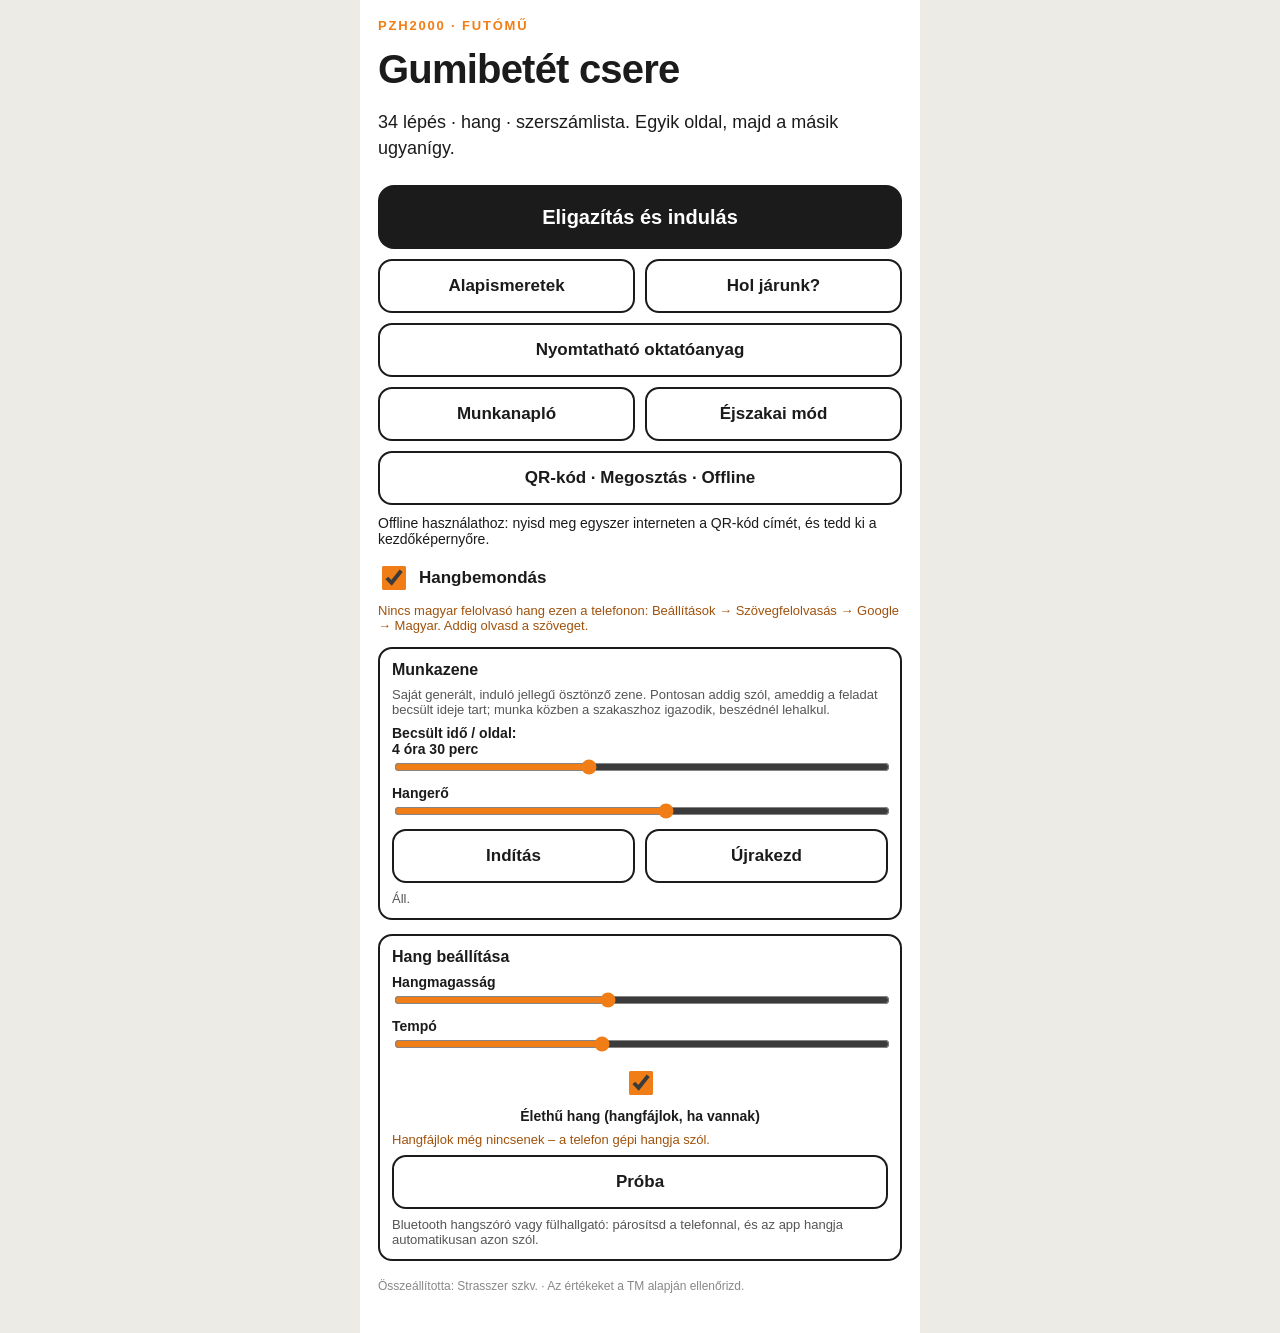
<file: index.html>
<!DOCTYPE html>
<html lang="hu">
<head>
<meta charset="utf-8">
<meta name="viewport" content="width=device-width, initial-scale=1">
<meta name="theme-color" content="#1b1b1b">
<meta name="apple-mobile-web-app-capable" content="yes">
<link rel="manifest" href="manifest.webmanifest">
<link rel="icon" href="icons/icon.svg">
<link rel="apple-touch-icon" href="icons/icon-192.png">
<title>PzH2000 gumibetét csere</title>
<style>
*{box-sizing:border-box}
html,body{margin:0;background:#ecebe6;color:#1b1b1b;font-family:Inter,"Helvetica Neue",Arial,sans-serif;-webkit-tap-highlight-color:transparent}
button{font:inherit;cursor:pointer;color:inherit}
#app{max-width:560px;margin:0 auto;min-height:100vh;background:#fff}
.pic svg{display:block;width:100%;height:auto}
.kick{font-size:13px;font-weight:800;letter-spacing:.14em;text-transform:uppercase;color:#F07D16}
.ht{font-size:40px;line-height:1;font-weight:900;letter-spacing:-.02em;margin:6px 0 10px}
.lead{font-size:18px;line-height:1.45;margin:0 0 14px}
.home,.page{padding:18px 18px 28px;display:flex;flex-direction:column;gap:10px;position:relative}
.hero{background:#f4f3ef;border-radius:20px;padding:8px;margin-bottom:6px}
.cta{min-height:64px;border:0;border-radius:16px;background:#1b1b1b;color:#fff;font-size:20px;font-weight:800}
.sec{min-height:54px;border:2.5px solid #1b1b1b;border-radius:14px;background:#fff;font-size:17px;font-weight:800}
.two{display:grid;grid-template-columns:1fr 1fr;gap:10px}
.chk{display:flex;gap:10px;align-items:center;font-weight:700;font-size:17px;margin-top:6px}.chk input{width:24px;height:24px;accent-color:#F07D16}
.vmsg{font-size:13px;color:#a0520c}.foot{font-size:12px;color:#888;margin-top:8px}
.x{position:absolute;top:14px;right:14px;width:46px;height:46px;border-radius:50%;border:2.5px solid #1b1b1b;background:#fff;font-size:26px;font-weight:900;line-height:1}
.page h2{font-size:22px;font-weight:900;margin:18px 0 4px}
.page p{font-size:17px;line-height:1.45;margin:4px 0}
.card{background:#f4f3ef;border-radius:16px;padding:6px}
.nl{margin:6px 0;padding-left:0;list-style:none;counter-reset:n}.nl li{counter-increment:n;font-size:17px;font-weight:700;padding:5px 0 5px 40px;position:relative}.nl li:before{content:counter(n);position:absolute;left:0;top:2px;width:28px;height:28px;border-radius:50%;background:#F07D16;color:#fff;font-weight:900;display:flex;align-items:center;justify-content:center;border:2px solid #1b1b1b}
.bl{font-size:17px;line-height:1.5;padding-left:20px;margin:4px 0}
.route{position:relative;margin:6px 0 4px}
.route:before{content:"";position:absolute;left:19px;top:20px;bottom:20px;width:4px;background:repeating-linear-gradient(#1b1b1b 0 10px,transparent 10px 18px)}
.stop{display:grid;grid-template-columns:42px 110px 1fr;gap:10px;align-items:center;padding:8px 0;position:relative}
.dot{width:42px;height:42px;border-radius:50%;background:#F07D16;border:3px solid #1b1b1b;color:#fff;font-weight:900;font-size:20px;display:flex;align-items:center;justify-content:center;z-index:1}
.sp{background:#f4f3ef;border-radius:12px;padding:3px}
.st b{display:block;font-size:18px;font-weight:900}.st span{display:block;font-size:14px;line-height:1.3;color:#333}.st em{font-style:normal;font-size:12px;font-weight:800;color:#F07D16}
.warn{display:flex;gap:12px;align-items:flex-start;background:#fff5d6;border:3px solid #1b1b1b;border-radius:14px;padding:12px;font-size:17px;line-height:1.35;margin:8px 0}
.warn i{flex:none;font-style:normal;width:32px;height:28px;background:#FFD21F;clip-path:polygon(50% 0,100% 100%,0 100%);display:flex;align-items:flex-end;justify-content:center;font-weight:900;font-size:18px}
.step{display:flex;flex-direction:column;min-height:100vh}
.tl{display:flex;gap:4px;padding:10px 12px 0;cursor:pointer}
.ph{display:flex;flex-direction:column;align-items:center;gap:2px}
.pf{width:100%;height:10px;border-radius:5px;background:#e3e1da;position:relative;overflow:visible}
.pf i{display:block;height:100%;border-radius:5px;background:#1F8A3B}
.pf b{position:absolute;top:-4px;width:18px;height:18px;margin-left:-9px;border-radius:50%;background:#F07D16;border:3px solid #1b1b1b}
.ph span{font-size:11px;font-weight:800;color:#999}.ph.cur span{color:#F07D16}.ph.ok span{color:#1F8A3B}
.top{display:flex;align-items:center;gap:10px;padding:10px 12px 4px;position:relative}
.top .x{position:static;flex:none}
.no{flex:none;font-size:62px;font-weight:900;line-height:.9;letter-spacing:-.04em;min-width:56px}
.no.ok{color:#1F8A3B}
.tt{flex:1;min-width:0}.tt small{display:block;font-size:12px;font-weight:800;letter-spacing:.12em;text-transform:uppercase;color:#F07D16}.tt h1{margin:2px 0 0;font-size:24px;line-height:1.08;font-weight:900}
.vb{flex:none;width:46px;height:46px;border-radius:50%;border:2.5px solid #1b1b1b;background:#fff;font-size:20px}
.stage{margin:6px 10px;background:#f4f3ef;border-radius:20px;padding:6px}
.stage svg{max-height:52vh}
.tools{display:flex;gap:8px;padding:6px 12px;overflow-x:auto}
.tool{flex:none;width:92px;border:2px solid #1b1b1b;border-radius:12px;padding:4px;text-align:center;background:#fff}
.tool svg{display:block;width:100%;height:auto}.tool span{display:block;font-size:11px;font-weight:800;line-height:1.1;margin-top:2px}
.say{font-size:19px;line-height:1.4;font-weight:600;margin:8px 16px 14px}
.dock{position:sticky;bottom:0;margin-top:auto;display:grid;grid-template-columns:58px 1fr 58px;gap:8px;padding:10px 12px calc(12px + env(safe-area-inset-bottom));background:linear-gradient(rgba(255,255,255,0),#fff 22%)}
.dock .sm{height:64px;border-radius:16px;border:2.5px solid #1b1b1b;background:#fff;font-size:26px;font-weight:900}
.dock .big{height:64px;border:0;border-radius:16px;background:#1b1b1b;color:#fff;font-size:19px;font-weight:900}
.dock .big.is{background:#1F8A3B}
.li{display:flex;gap:12px;align-items:center;padding:12px 4px;border-bottom:1px solid #e3e1da;font-size:17px;font-weight:600;cursor:pointer}
.li b{width:34px;height:34px;flex:none;border-radius:50%;background:#f4f3ef;display:flex;align-items:center;justify-content:center;font-weight:900}
.li em{margin-left:auto;font-style:normal;color:#1F8A3B;font-weight:900;font-size:20px}
.ov{position:fixed;inset:0;display:flex;align-items:center;justify-content:center;background:rgba(255,255,255,.75);z-index:9;pointer-events:none}
.ov svg{width:180px;height:180px;animation:pop .4s ease-out}.ov path{stroke-dasharray:120;stroke-dashoffset:120;animation:dr .35s .12s forwards}
@keyframes pop{0%{transform:scale(.3);opacity:0}70%{transform:scale(1.1);opacity:1}100%{transform:scale(1)}}@keyframes dr{to{stroke-dashoffset:0}}

.stop{grid-template-columns:42px 1fr}
.lv{font-size:22px;line-height:1.45;font-weight:600;margin:14px 16px}
.tools{display:flex;flex-wrap:wrap;gap:8px;align-items:center;padding:4px 16px;font-size:16px}
.tools span{border:2px solid #1b1b1b;border-radius:20px;padding:5px 12px;font-weight:800;font-size:15px}
.warn{margin:10px 16px}

.step{height:100vh;height:100dvh;min-height:0;overflow:hidden}
.lvw{flex:1;min-height:0;overflow:hidden;padding:6px 18px 4px;display:flex;align-items:flex-start}
.lv{margin:0;font-size:30px;line-height:1.32;font-weight:700;letter-spacing:-.01em}
.lv span{transition:background .2s,color .2s;border-radius:6px;padding:0 2px}
.lv span.on{background:#FFE08A;color:#000;box-shadow:0 0 0 3px #FFE08A}
.lv span.past{color:#8a8a8a}
.step .warn{margin:6px 16px;font-size:15px;padding:8px 10px}
.step .tools{padding:4px 16px 2px}
.dock{position:static;background:#fff}

.vp{display:flex;flex-direction:column;gap:8px;border:2px solid #1b1b1b;border-radius:14px;padding:12px;margin-top:4px}.vp b{font-size:16px}.vp select{font:inherit;font-size:16px;padding:8px;border-radius:10px;border:2px solid #1b1b1b}.vp label{display:flex;flex-direction:column;font-size:14px;font-weight:700}.vp input[type=range]{width:100%;accent-color:#F07D16}

.pr{padding:18px 20px 30px;font-size:15px;line-height:1.45}
.pbar{display:grid;grid-template-columns:auto 1fr;gap:10px;margin-bottom:14px}.pbar .dl{grid-column:1/-1;display:flex;align-items:center;justify-content:center;text-decoration:none;color:#1b1b1b}.pbar .sec{padding:0 16px}
.ph1 h1{font-size:32px;font-weight:900;margin:4px 0}.ph1 p{color:#555;margin:0 0 6px}
.pr h2{font-size:20px;font-weight:900;border-bottom:3px solid #1b1b1b;padding-bottom:3px;margin:20px 0 8px}
.pr h3{font-size:16px;margin:0 0 2px}
.pr table{width:100%;border-collapse:collapse}.pr table{break-inside:avoid}.pr td,.pr th{border:1px solid #999;padding:5px 8px;text-align:left;vertical-align:top}.pr th{background:#f0efea}
.ps{display:grid;grid-template-columns:34px 1fr;gap:10px;padding:8px 0;border-bottom:1px solid #ddd;break-inside:avoid}
.pn{width:30px;height:30px;border-radius:50%;background:#1b1b1b;color:#fff;font-weight:900;display:flex;align-items:center;justify-content:center}
.ps p{margin:2px 0}.pt{font-size:14px}.pw{font-weight:700;color:#a0350c}.cb{font-size:13px;color:#555}
.sig td:first-child{width:45%;font-weight:700}.sig td{height:30px}
@media print{
 @page{size:A4;margin:14mm 12mm}
 html,body{background:#fff}#app{max-width:none}.noprint,.ov{display:none!important}
 .pr{padding:0;font-size:11pt}.ph1 h1{font-size:22pt}.pr h2{font-size:14pt;break-after:avoid}.phs{break-before:auto}
 .pn{-webkit-print-color-adjust:exact;print-color-adjust:exact}.pr th{-webkit-print-color-adjust:exact;print-color-adjust:exact}
}

.qrbox{width:min(78vw,320px);margin:6px auto;border:3px solid #1b1b1b;border-radius:18px;padding:10px;background:#fff}.qrbox svg{display:block;width:100%;height:auto}
.url{text-align:center;font-size:13px;color:#555;word-break:break-all;margin:0 0 8px}
.dl{display:flex;align-items:center;justify-content:center;text-decoration:none;color:#1b1b1b}
.hint{font-size:13px;color:#555;margin:0}.ost{font-size:14px}

.wg{margin:4px 14px 6px;border:2.5px solid #1b1b1b;border-radius:16px;padding:8px 10px;background:#fff}
.cl{display:flex;justify-content:space-between;align-items:center;gap:8px;font-size:15px}.cl span{font-size:15px;font-weight:800}.cl em{font-style:normal;font-size:30px;font-weight:900}
.cbar{height:10px;border-radius:5px;background:#e3e1da;margin:6px 0;overflow:hidden}.cbar i{display:block;height:100%;background:#1F8A3B;transition:width .2s}
.cbt{display:grid;grid-template-columns:70px 1fr;gap:8px}.cbt .sm{height:64px;border-radius:14px;border:2.5px solid #1b1b1b;background:#fff;font-size:20px;font-weight:900}
.plus{height:64px;border:0;border-radius:14px;background:#F07D16;color:#fff;font-size:30px;font-weight:900}.plus:active{transform:scale(.97)}
.mm{display:grid;grid-template-columns:repeat(7,1fr);gap:5px;margin-top:6px}.mm button{height:50px;border-radius:12px;border:2.5px solid #1b1b1b;background:#fff;font-size:20px;font-weight:900}.mm button.on{background:#1b1b1b;color:#fff}
.mr{margin-top:6px;font-size:17px;font-weight:900}.good{color:#1F8A3B}.bad{color:#D62A1E}
.tch{display:flex;flex-wrap:wrap;gap:6px;margin-top:6px;max-height:30vh;overflow:auto}.tch button{border:2px solid #1b1b1b;border-radius:18px;background:#fff;padding:6px 10px;font-size:14px;font-weight:800;text-align:left}.tch button.on{background:#1F8A3B;color:#fff;border-color:#1F8A3B}.tch small{font-weight:600;opacity:.75}
.dir .arrow{font-size:24px;font-weight:800;margin-top:4px}.dir .arrow b{font-size:30px;color:#F07D16}
.chip{border:2px solid #1b1b1b;border-radius:16px;background:#fff;padding:4px 10px;font-size:13px;font-weight:800}
.lg{border:2px solid #e3e1da;border-radius:12px;padding:10px;font-size:15px;line-height:1.45;margin:4px 0}
html.night body,html.night #app,html.night .dock{background:#0e0e0e;color:#f2f2f2}
html.night .sec,html.night .x,html.night .vb,html.night .dock .sm,html.night .wg,html.night .chip,html.night .tool,html.night .tch button,html.night .mm button,html.night .cbt .sm,html.night .qrbox{background:#1c1c1c;color:#f2f2f2;border-color:#f2f2f2}
html.night .cta,html.night .dock .big{background:#F07D16;color:#000}
html.night .warn{background:#2a2200;border-color:#FFD21F;color:#fff}
html.night .lv span.on{background:#F07D16;color:#000;box-shadow:0 0 0 3px #F07D16}html.night .lv span.past{color:#777}
html.night .mm button.on{background:#F07D16;color:#000}html.night .pf{background:#333}html.night .li b{background:#222}
html.night .dock{background:linear-gradient(rgba(14,14,14,0),#0e0e0e 22%)}

.mzb{width:auto;min-width:46px;padding:0 8px;font-size:15px;font-weight:900;border-radius:23px}.mzb.on{background:#F07D16;color:#fff;border-color:#F07D16}

.chkpage{width:100%;font-size:15px}
.chkpage .ci{margin:0 0 .3em;font-size:.95em;font-weight:700;line-height:1.3}
.chkpage .cc{float:right;background:#1b1b1b;color:#fff;border-radius:1em;padding:.1em .6em;font-size:.95em}
.tgrid{display:grid;grid-template-columns:1fr 1fr;gap:.3em}
.tgrid button{display:grid;grid-template-columns:1.5em 1fr;grid-template-rows:auto auto;column-gap:.35em;align-items:center;text-align:left;border:2px solid #1b1b1b;border-radius:.7em;background:#fff;padding:.25em .4em;font-size:1em;line-height:1.1;min-height:2.3em}
.tgrid i{grid-row:1/3;width:1.4em;height:1.4em;border:2px solid #1b1b1b;border-radius:.35em;display:flex;align-items:center;justify-content:center;font-style:normal;font-weight:900}
.tgrid .tn{font-weight:800}.tgrid small{font-size:.8em;color:#555;font-weight:600}
.tgrid button.ck{background:#e5f4ea;border-color:#1F8A3B}.tgrid button.ck i{background:#1F8A3B;border-color:#1F8A3B;color:#fff}
.tgrid button.on{background:#FFE08A;border-color:#1b1b1b;box-shadow:0 0 0 3px #FFE08A}
.tgrid button.past{opacity:.85}
.chkpage span.on{background:#FFE08A;border-radius:6px}
html.night .tgrid button{background:#1c1c1c;color:#f2f2f2;border-color:#f2f2f2}html.night .tgrid small{color:#bbb}
html.night .tgrid button.ck{background:#123b20;border-color:#3ddc6e}html.night .tgrid button.on{background:#F07D16;color:#000}

/* Főmenü gomb, navigáció */
.mb{flex:none;height:46px;padding:0 16px 0 12px;border-radius:23px;border:2.5px solid #1b1b1b;background:#fff;font-size:16px;font-weight:900;white-space:nowrap}
.nav{position:sticky;top:0;z-index:5;margin:-18px -18px 0;padding:10px 18px 8px;background:#fff;border-bottom:1px solid #e3e1da}
.bar{display:flex;align-items:center;gap:8px;padding:8px 12px 0}.bar .sp1{flex:1}
.step .tl{padding-top:8px}
.top{padding:8px 12px 4px}
.mzb{white-space:nowrap}
html.night .mb{background:#1c1c1c;color:#f2f2f2;border-color:#f2f2f2}html.night .nav{background:#0e0e0e;border-color:#333}

/* Hol járunk? */
.sd .sec.on{background:#1b1b1b;color:#fff}
.phj{display:grid;grid-template-columns:1fr 1fr;gap:6px}.phj button{display:flex;gap:8px;align-items:center;text-align:left;min-height:46px;border:2px solid #1b1b1b;border-radius:12px;background:#fff;padding:6px 10px;font-size:15px;font-weight:800}
.phj button b{flex:none;width:26px;height:26px;border-radius:50%;background:#F07D16;color:#fff;display:flex;align-items:center;justify-content:center}.phj button.on{background:#fff1e3;border-color:#F07D16}
.li.cur{background:#fff1e3;border-radius:12px;padding-left:8px}.li.cur b{background:#F07D16;color:#fff}.li em.here{font-size:13px;color:#F07D16;font-weight:900}
.wh h2{scroll-margin-top:72px}
.top{cursor:pointer}.chg{display:inline-block;margin-left:4px;padding:0 6px;border:1.5px solid #F07D16;border-radius:8px;letter-spacing:.04em;white-space:nowrap}
html.night .sd .sec.on{background:#F07D16;color:#000}html.night .phj button{background:#1c1c1c;color:#f2f2f2;border-color:#f2f2f2}html.night .phj button.on,html.night .li.cur{background:#3a2410}
.phj{grid-template-columns:minmax(0,1fr) minmax(0,1fr)}.phj button{min-width:0;line-height:1.15}
.phj button{font-size:14px;gap:6px;padding:6px 8px;overflow-wrap:anywhere;hyphens:auto}
.phj button{overflow-wrap:normal;hyphens:manual}@media(max-width:380px){.phj{grid-template-columns:1fr}.phj button{min-height:40px}}
@media(max-height:700px){.bar{padding-top:6px}.bar .mb{height:40px;font-size:15px}.bar .vb{width:40px;height:40px;font-size:17px}.bar .mzb{width:auto}.no{font-size:48px;min-width:44px}.tt h1{font-size:20px}.dock{padding-top:6px;padding-bottom:calc(8px + env(safe-area-inset-bottom))}.dock .sm,.dock .big{height:54px}.tgrid button{min-height:2.1em;padding:.2em .35em}}
</style>
</head>
<body>
<div id="app"></div>
<script>
// ===== IZOMETRIKUS RAJZMOTOR =====
const INK='#1b1b1b',OR='#F07D16',RD='#D62A1E',GN='#1F8A3B',BL='#1F6FD1';
const PAL={
 steel:['#eef0f2','#cfd3d8','#b3b8bf'],
 dsteel:['#c4c8ce','#a3a8b0','#888e97'],
 rub:['#4d4d4d','#333','#262626'],
 olive:['#a7b07a','#878f5c','#6c7448'],
 hull:['#dfe2d6','#c4c8b6','#a9ae99'],
 hl:['#ffc27a','#f59a3c','#dc7a17'],
 wood:['#e3c08a','#cfa465','#b88c4f'],
 mud:['#9c8463','#7e6a4d','#66563e'],
 conc:['#f2f1ec','#dddbd2','#c8c5b9'],
 grn:['#8fd19e','#4fb36b','#2f8a4a'],
 red:['#ff9a92','#e5483c','#bf2d22']
};
let OX=0,OY=0,SC=1;
const pj=(x,y,z)=>[OX+(x-y)*0.866*SC,OY+((x+y)*0.5-z)*SC];
const f1=n=>Math.round(n*10)/10;
const pts=a=>a.map(p=>f1(p[0])+','+f1(p[1])).join(' ');
const poly=(a,fill,sw=2,st=INK,extra='')=>`<polygon points="${pts(a)}" fill="${fill}" stroke="${st}" stroke-width="${sw}" stroke-linejoin="round" ${extra}/>`;
const poly3=(a,fill,sw=2,extra='')=>poly(a.map(p=>pj(...p)),fill,sw,INK,extra);
const line3=(a,sw=2,c=INK,extra='')=>`<polyline points="${pts(a.map(p=>pj(...p)))}" fill="none" stroke="${c}" stroke-width="${sw}" stroke-linecap="round" stroke-linejoin="round" ${extra}/>`;
function box(x,y,z,w,d,h,pal='steel',sw=2){const c=PAL[pal]||pal;
 return poly3([[x+w,y,z],[x+w,y+d,z],[x+w,y+d,z+h],[x+w,y,z+h]],c[2],sw)+
  poly3([[x,y+d,z],[x+w,y+d,z],[x+w,y+d,z+h],[x,y+d,z+h]],c[1],sw)+
  poly3([[x,y,z+h],[x+w,y,z+h],[x+w,y+d,z+h],[x,y+d,z+h]],c[0],sw);}
function hull2(P){P=P.slice().sort((a,b)=>a[0]-b[0]||a[1]-b[1]);const cr=(o,a,b)=>(a[0]-o[0])*(b[1]-o[1])-(a[1]-o[1])*(b[0]-o[0]);const lo=[],up=[];
 for(const p of P){while(lo.length>=2&&cr(lo[lo.length-2],lo[lo.length-1],p)<=0)lo.pop();lo.push(p)}
 for(const p of P.reverse()){while(up.length>=2&&cr(up[up.length-2],up[up.length-1],p)<=0)up.pop();up.push(p)}
 return lo.slice(0,-1).concat(up.slice(0,-1));}
// henger: tengely 'x'|'y'|'z', c = alap középpont, len a tengely mentén (+ irány a látható vég)
function ring(ax,c,r,n,off=0){const o=[];for(let k=0;k<n;k++){const a=k*2*Math.PI/n+off,u=r*Math.cos(a),v=r*Math.sin(a);
 o.push(ax==='x'?[c[0],c[1]+u,c[2]+v]:ax==='y'?[c[0]+u,c[1],c[2]+v]:[c[0]+u,c[1]+v,c[2]])}return o;}
function cyl(ax,c,r,len,pal='steel',n=28,sw=2,off=0){const col=PAL[pal]||pal;const e=ax==='x'?[c[0]+len,c[1],c[2]]:ax==='y'?[c[0],c[1]+len,c[2]]:[c[0],c[1],c[2]+len];
 const a=ring(ax,c,r,n,off),b=ring(ax,e,r,n,off);const side=hull2(a.concat(b).map(p=>pj(...p)));
 return poly(side,col[1],sw)+poly3(b,col[0],sw);}
const hex=(ax,c,r,len,pal='dsteel')=>cyl(ax,c,r,len,pal,6,2,Math.PI/6);
// ív nyíl tetszőleges síkban (forgásirány)
function arc3(ax,c,r,a0,a1,col=OR,sw=5){const P=[];const n=24;for(let k=0;k<=n;k++){const a=a0+(a1-a0)*k/n,u=r*Math.cos(a),v=r*Math.sin(a);
 P.push(ax==='x'?[c[0],c[1]+u,c[2]+v]:ax==='y'?[c[0]+u,c[1],c[2]+v]:[c[0]+u,c[1]+v,c[2]])}
 const s=P.map(p=>pj(...p));return `<polyline points="${pts(s)}" fill="none" stroke="#fff" stroke-width="${sw+5}" stroke-linecap="round"/><polyline points="${pts(s)}" fill="none" stroke="${col}" stroke-width="${sw}" stroke-linecap="round" marker-end="url(#m_${col.slice(1)})"/>`;}
function arr3(a,b,col=OR,sw=6){const A=pj(...a),B=pj(...b);return `<line x1="${f1(A[0])}" y1="${f1(A[1])}" x2="${f1(B[0])}" y2="${f1(B[1])}" stroke="#fff" stroke-width="${sw+5}" stroke-linecap="round"/><line x1="${f1(A[0])}" y1="${f1(A[1])}" x2="${f1(B[0])}" y2="${f1(B[1])}" stroke="${col}" stroke-width="${sw}" stroke-linecap="round" marker-end="url(#m_${col.slice(1)})"/>`;}
// 2D segédek
const L2=(d,w=2.5,c=INK)=>`<path d="${d}" fill="none" stroke="${c}" stroke-width="${w}" stroke-linecap="round" stroke-linejoin="round"/>`;
const R2=(x,y,w,h,f='#fff',rx=4,sw=2.5)=>`<rect x="${x}" y="${y}" width="${w}" height="${h}" rx="${rx}" fill="${f}" stroke="${INK}" stroke-width="${sw}"/>`;
const C2=(x,y,r,f='#fff',sw=2.5)=>`<circle cx="${x}" cy="${y}" r="${r}" fill="${f}" stroke="${INK}" stroke-width="${sw}"/>`;
const TX=(x,y,t,s=15,a='middle',c=INK,w=800)=>`<text x="${x}" y="${y}" font-size="${s}" font-weight="${w}" text-anchor="${a}" fill="${c}" font-family="Inter,Helvetica Neue,Arial,sans-serif" paint-order="stroke" stroke="#fff" stroke-width="4" stroke-linejoin="round">${t}</text>`;
const A2=(x1,y1,x2,y2,col=OR,sw=6)=>`<line x1="${x1}" y1="${y1}" x2="${x2}" y2="${y2}" stroke="#fff" stroke-width="${sw+5}" stroke-linecap="round"/><line x1="${x1}" y1="${y1}" x2="${x2}" y2="${y2}" stroke="${col}" stroke-width="${sw}" stroke-linecap="round" marker-end="url(#m_${col.slice(1)})"/>`;
const G2=(tr,s)=>`<g transform="${tr}">${s}</g>`;
const tagN=(x,y,n,col=INK)=>C2(x,y,15,col,2)+`<text x="${x}" y="${y+6}" font-size="17" font-weight="900" text-anchor="middle" fill="#fff" font-family="Arial">${n}</text>`;
const callout=(x,y,tx,ty,t,s=14)=>L2(`M${x} ${y} L${tx} ${ty}`,1.6)+C2(x,y,3.5,INK,0)+TX(tx,ty+(ty<y?-6:16),t,s);
const OK2=(x,y,r=20)=>C2(x,y,r,GN,2.5)+L2(`M${x-r*.45} ${y} L${x-r*.1} ${y+r*.38} L${x+r*.5} ${y-r*.35}`,r/4.5,'#fff');
const NO2=(x,y,r=22)=>C2(x,y,r,RD,2.5)+L2(`M${x-r*.4} ${y-r*.4} L${x+r*.4} ${y+r*.4} M${x+r*.4} ${y-r*.4} L${x-r*.4} ${y+r*.4}`,r/4.5,'#fff');
const WARN2=(x,y,s=1)=>G2(`translate(${x} ${y}) scale(${s})`,`<path d="M0 -24 L24 18 L-24 18 Z" fill="#FFD21F" stroke="${INK}" stroke-width="3" stroke-linejoin="round"/><text x="0" y="13" font-size="24" font-weight="900" text-anchor="middle" font-family="Arial">!</text>`);
const ZONE=(cx,cy,rx,ry)=>`<ellipse cx="${cx}" cy="${cy}" rx="${rx}" ry="${ry}" fill="rgba(214,42,30,.10)" stroke="${RD}" stroke-width="2.5" stroke-dasharray="9 6"/>`;
const groundIso=(x0,y0,x1,y1,pal='conc')=>poly3([[x0,y0,0],[x1,y0,0],[x1,y1,0],[x0,y1,0]],PAL[pal][0],1.5);
const DEFS=`<defs>${[OR,RD,GN,BL,INK].map(c=>`<marker id="m_${c.slice(1)}" viewBox="0 0 10 10" refX="5" refY="5" markerWidth="3.2" markerHeight="3.2" orient="auto"><path d="M0 0 L10 5 L0 10 Z" fill="${c}"/></marker>`).join('')}</defs>`;
const SVG=(inner,vb='0 0 400 300')=>`<svg viewBox="${vb}" xmlns="http://www.w3.org/2000/svg">${DEFS}${inner}</svg>`;
function cam(ox,oy,sc=1){OX=ox;OY=oy;SC=sc;}

// ===== EMBER (egyszerű, barátságos figura, narancs kesztyű) =====
function man(x,y,s=1,pose='stand',flip=false){
 const P={stand:{b:[0,0],h:[0,-58],a:[[-14,-6],[14,-6]],f:[[-8,38],[8,38]]},
 signal:{b:[0,0],h:[0,-58],a:[[-30,-62],[30,-62]],f:[[-8,38],[8,38]]},
 point:{b:[0,0],h:[0,-58],a:[[-14,-6],[40,-36]],f:[[-8,38],[8,38]]},
 lift:{b:[6,8],h:[18,-40],a:[[26,22],[34,18]],f:[[-6,38],[20,38]],bend:1},
 push:{b:[4,0],h:[8,-56],a:[[40,-24],[40,-14]],f:[[-14,38],[12,38]]},
 hammer:{b:[0,0],h:[0,-58],a:[[22,-74],[18,-66]],f:[[-10,38],[10,38]]},
 hold:{b:[6,10],h:[14,-38],a:[[36,8],[30,16]],f:[[-6,38],[18,38]],bend:1},
 kneel:{b:[0,14],h:[6,-36],a:[[30,12],[26,18]],f:[[-14,38],[20,38]],bend:1}}[pose];
 const W='#ffffff',UN='#6f7a4a';
 const limb=(a,b,w,c)=>`<path d="M${a[0]} ${a[1]} L${b[0]} ${b[1]}" stroke="${INK}" stroke-width="${w+5}" stroke-linecap="round"/><path d="M${a[0]} ${a[1]} L${b[0]} ${b[1]}" stroke="${c}" stroke-width="${w}" stroke-linecap="round"/>`;
 const hip=[P.b[0],P.b[1]+4],sh=[ (P.h[0]+P.b[0])/2+(P.bend?6:0), P.h[1]+20];
 let g=P.f.map(f=>limb(hip,f,12,'#55603a')).join('')+P.f.map(f=>`<ellipse cx="${f[0]+3}" cy="${f[1]+3}" rx="9" ry="5" fill="${INK}"/>`).join('');
 g+=`<path d="M${sh[0]-15} ${sh[1]-4} Q${sh[0]} ${sh[1]-12} ${sh[0]+15} ${sh[1]-4} L${hip[0]+13} ${hip[1]} L${hip[0]-13} ${hip[1]} Z" fill="${UN}" stroke="${INK}" stroke-width="2.5" stroke-linejoin="round"/>`;
 g+=P.a.map(a=>limb(sh,a,9,UN)).join('');
 g+=`<circle cx="${P.h[0]}" cy="${P.h[1]}" r="13" fill="${W}" stroke="${INK}" stroke-width="2.5"/>`;
 g+=P.a.map(a=>`<circle cx="${a[0]}" cy="${a[1]}" r="7.5" fill="${OR}" stroke="${INK}" stroke-width="2.5"/>`).join('');
 return G2(`translate(${x} ${y}) scale(${flip?-s:s} ${s})`,g);
}

// ===== SZERSZÁMOK (2D ikon, tiszta vonal) =====
const TOOL={
 kesztyu:['Kesztyű',()=>`<path d="M-20 26 L-22 -6 Q-22 -12 -16 -12 L-16 -34 Q-16 -40 -11 -40 Q-6 -40 -6 -34 L-6 -42 Q-6 -48 -1 -48 Q4 -48 4 -42 L4 -38 Q4 -44 9 -44 Q14 -44 14 -38 L14 -30 Q14 -36 19 -36 Q24 -36 24 -30 L24 6 Q24 18 14 26 Z" fill="${OR}" stroke="${INK}" stroke-width="3" stroke-linejoin="round"/>`+R2(-22,22,40,14,'#d76510',3,3)],
 nagyk:['Nagy kalapács',()=>R2(-40,-4,62,9,'#d9b27c',4)+`<path d="M18 -18 L42 -18 L46 -12 L46 12 L42 18 L18 18 Z" fill="#9aa0a8" stroke="${INK}" stroke-width="3" stroke-linejoin="round"/>`],
 kisk:['Kis kalapács',()=>R2(-36,-3,54,7,'#d9b27c',3)+`<path d="M16 -11 L34 -11 L38 -6 L38 6 L34 11 L16 11 Z" fill="#9aa0a8" stroke="${INK}" stroke-width="3"/>`],
 csavarhuzo:['Csavarhúzó',()=>R2(-46,-8,32,16,'#2c2c2c',7)+R2(-40,-3,20,6,'#4fb36b',2,1.5)+L2('M-14 0 L34 0',5)+`<path d="M34 -3 L44 -2 L44 2 L34 3 Z" fill="#ccc" stroke="${INK}" stroke-width="2"/>`],
 beuto:['Beütőtüske',()=>`<path d="M-44 -7 L10 -7 L10 -4 L24 -4 L46 0 L24 4 L10 4 L10 7 L-44 7 Z" fill="#c4c8ce" stroke="${INK}" stroke-width="3" stroke-linejoin="round"/>`],
 pajszer:['Pajszer',()=>`<path d="M-44 4 L34 4 Q44 4 46 -8" fill="none" stroke="${INK}" stroke-width="11" stroke-linecap="round"/><path d="M-44 4 L34 4 Q44 4 46 -8" fill="none" stroke="#7d5a45" stroke-width="6" stroke-linecap="round"/>`],
 nyomatek:['Nyomatékkulcs',()=>C2(-36,0,12,'#b3b8bf')+R2(-26,-6,46,12,'#e3e5e8',6)+R2(20,-8,26,16,'#2c2c2c',6)+R2(-6,-4,12,8,'#4fb36b',1,1.5)+TX(4,26,'520–550 Nm',12)],
 racsnis:['Racsnis 32',()=>C2(-34,0,13,'#b3b8bf')+R2(-22,-6,66,12,'#e3e5e8',6)+TX(-34,28,'32',12)],
 osszehuzo:['Összehúzó',()=>`<path d="M-44 -10 A10 10 0 1 0 -44 10" fill="none" stroke="${INK}" stroke-width="5"/><path d="M44 -10 A10 10 0 1 1 44 10" fill="none" stroke="${INK}" stroke-width="5"/>`+R2(-40,-7,80,14,'#a7b07a',3)+L2('M-30 0 '+[...Array(12)].map((_,k)=>`L${-27+k*5} ${k%2?-4:4}`).join(' '),1.5)],
 porszivo:['Porszívó',()=>R2(-26,-26,40,50,'#a7b07a',12)+C2(-16,28,5)+C2(4,28,5)+L2('M14 -6 C34 -6 30 24 46 24',6)],
 kompresszor:['Kompresszor',()=>R2(-40,-4,70,26,'#a7b07a',13)+R2(-20,-26,32,22,'#555',3)+C2(-28,26,6)+L2('M30 6 C40 6 40 -14 48 -14',3,BL)],
 feszito:['Láncfeszítő',()=>R2(-44,-5,72,10,'#6f7a4a',5)+C2(34,0,13,'#c4c8ce')+`<polygon points="${[0,1,2,3,4,5].map(k=>`${34+7*Math.cos(k*Math.PI/3)},${7*Math.sin(k*Math.PI/3)}`).join(' ')}" fill="#fff" stroke="${INK}" stroke-width="2"/>`],
 kupak:['Kupaklazító',()=>R2(-40,-5,56,10,'#6f7a4a',5)+C2(26,0,14,'#c4c8ce')+C2(26,0,7,'#fff',2)],
 ek:['Fa ék',()=>`<path d="M-40 18 L40 18 L40 -14 Z" fill="#e3c08a" stroke="${INK}" stroke-width="3" stroke-linejoin="round"/>`],
 madzag:['Madzag + C-kapocs',()=>L2('M-40 -10 L40 -10',3,BL)+L2('M-40 -10 l0 18 l8 0 l0 10 l-12 0',4)+L2('M40 -10 l0 18 l-8 0 l0 10 l12 0',4)],
 idomszer:['Idomszer 6/8',()=>`<path d="M-40 -16 L-24 -16 L-24 -10 L-14 -10 L-14 -16 L14 -16 L14 -8 L24 -8 L24 -16 L40 -16 L40 16 L-40 16 Z" fill="#e3e5e8" stroke="${INK}" stroke-width="3"/>`+TX(-19,10,'6',12)+TX(19,10,'8',12)],
 drotkefe:['Drótkefe',()=>R2(-40,-14,72,12,'#d9b27c',5)+[...Array(11)].map((_,k)=>L2(`M${-34+k*6} -2 l0 12`,1.6,'#666')).join('')],
 benzin:['Benzin / hígító',()=>R2(-18,-24,36,46,'#e5483c',5)+R2(-6,-32,12,8,'#555',2)+TX(0,6,'B',16,'middle','#fff')]
};
const toolSVG=k=>`<svg viewBox="-55 -50 110 90" xmlns="http://www.w3.org/2000/svg">${TOOL[k][1]()}</svg>`;

// ===== ALKATRÉSZEK IZOMETRIKUSAN =====
// lánctag: szélesség x irányban (W), haladási irány y; z felfelé. pads: 'ok' | 'none' | 'old' | 'hl' | 'lift'
const W=150,PIT=50;
function link(x,y,z,o={}){const p=o.pads||'ok';let g='';
 const pin=(yy)=>cyl('x',[x-8,yy,z+8],6.5,W+16,'dsteel',18);
 g+=pin(y);
 g+=box(x,y-2,z,W,34,16,o.body||'steel');
 g+=poly3([[x+8,y+4,z+16],[x+W-8,y+4,z+16],[x+W-8,y+28,z+16],[x+8,y+28,z+16]],'#b9bdc4',1.2);
 const pad=(px,pal,lift=0)=>box(px,y+2,z+16+lift,58,28,12,pal);
 const nest=(px,muddy)=>poly3([[px,y+2,z+16],[px+58,y+2,z+16],[px+58,y+30,z+16],[px,y+30,z+16]],muddy?PAL.mud[1]:'#7d8188',1.5)+(muddy?[[12,8],[30,18],[44,10]].map(([a,b])=>poly3([[px+a,y+b,z+16.5],[px+a+8,y+b,z+16.5],[px+a+8,y+b+5,z+16.5],[px+a,y+b+5,z+16.5]],PAL.mud[2],1)).join(''):'')+line3([[px+8,y+15,z+16],[px+50,y+15,z+16]],1.2,'#555');
 const L=p==='none'||p==='mud'?nest(x+8,p==='mud'):pad(x+8,p==='old'?'rub':p==='hl'?'hl':'rub');
 const Rr=p==='none'||p==='mud'?nest(x+W-66,p==='mud'):pad(x+W-66,p==='hl'?'hl':'rub',p==='lift'?18:0);
 g+=L+Rr;
 g+=pin(y+PIT-16);
 return g;}
function endConn(x,y,z,pal='steel'){ // szélső összekötő a +x oldalon, y..y+PIT között
 return box(x,y-12,z-2,14,PIT+8,20,pal)+cyl('x',[x+14,y+(PIT-16)/2,z+8],7,5,'dsteel',6,2,Math.PI/6);}
function centerConn(x,y,z,pal='steel'){return box(x-12,y-10,z+14,24,PIT+4,10,pal)+hex('z',[x,y+(PIT-16)/2,z+24],8,8);}
function trackPiece(n,o={}){ // n tag sorban, y irányban
 let g='';for(let k=0;k<n;k++){const yy=k*PIT;g+=link(0,yy,0,{pads:(o.pads&&o.pads[k])||o.pad||'ok',body:o.body});
  if(k<n-1&&o.conn!==false){g+=centerConn(W/2,yy+PIT-16+0,0,o.hlC===k?'hl':'steel');}}
 if(o.endR!==false)for(let k=0;k<n-1;k++)g+=endConn(W+8,k*PIT+PIT-16-8,0,o.hlE===k?'hl':'steel');
 return g;}

// ===== JÁRMŰ IZOMETRIKUSAN (x = haladási irány előre) =====
function trackSide(y0,near){let g='';const L0=-20,L1=380;
 g+=box(L0,y0,4,L1-L0,40,52,'rub');
 if(near){for(let k=0;k<7;k++)g+=cyl('y',[30+k*44,y0+40,34],21,6,'dsteel',22)+cyl('y',[30+k*44,y0+46,34],7,2,'steel',12);
  g+=cyl('y',[-6,y0+40,40],20,6,'dsteel',22)+cyl('y',[362,y0+40,44],22,6,'olive',12);
  for(let k=0;k<26;k++){const xx=L0+8+k*15;g+=line3([[xx,y0+40,4],[xx,y0+40,10]],1.3,'#888')}}
 return g;}
function vehicle(o={}){let g='';
 g+=trackSide(-40,false);
 g+=box(-10,0,30,370,150,40,'hull');
 g+=poly3([[360,0,70],[400,0,40],[400,150,40],[360,150,70]],PAL.hull[0])+poly3([[360,150,30],[400,150,40],[360,150,70]],PAL.hull[1])+poly3([[360,150,30],[400,150,30],[400,150,40]],PAL.hull[1]);
 g+=box(-10,150,30,370,10,40,'olive');
 g+=box(10,10,70,200,130,62,'hull');
 g+=poly3([[210,10,132],[250,20,100],[250,130,100],[210,140,132]],PAL.hull[0])+poly3([[210,140,70],[250,130,70],[250,130,100],[210,140,132]],PAL.hull[1]);
 g+=box(40,20,132,40,40,14,'hull')+box(120,90,132,50,30,8,'hull');
 g+=cyl('x',[250,75,104],10,60,'hull',16)+cyl('x',[310,75,104],6.5,190,'hull',14)+cyl('x',[400,75,104],10,30,'hull',14)+box(500,64,95,24,22,18,'dsteel');
 for(let k=0;k<5;k++)g+=poly3([[20+k*38,140,82],[52+k*38,140,82],[52+k*38,140,118],[20+k*38,140,118]],PAL.hull[1],1.5);
 g+=trackSide(160,true);
 if(o.skirt)g+=poly3([[-10,200,90],[360,200,90],[360,240,96],[-10,240,96]],PAL.olive[0])+'';
 return g;}
const vehSVG=(ox,oy,sc,o)=>{cam(ox,oy,sc);return vehicle(o);};

// ===== FESZÍTŐ (hátsó feszítőgörgő + feszítő berendezés), izometrikusan =====
function tensioner(o={}){let g='';const hc=[70,0,80]; // görgő agy (x,z), y=0 a külső sík
 g+=poly3([[150,-60,60],[330,-60,60],[330,-60,170],[150,-60,170]],'#e7e9e2',1.5);
 // lánc az ív mögött
 const R0=62,TH=14;const tPts=[];
 const slack=o.slack?18:0;
 // felső ág
 for(let k=0;k<9;k++){const xx=hc[0]+k*30;g+=box(xx,-14,hc[2]+R0-2+(o.slack&&k>2?-(k-2)*1.2:0),28,44,TH,'rub',1.5);}
 // ív (hátsó félkör) szegmensek
 for(let k=1;k<12;k++){const a=Math.PI/2+k*Math.PI/12;const cx=hc[0]+(R0+7)*Math.cos(a),cz=hc[2]+(R0+7)*Math.sin(a);
  const t=[-Math.sin(a),Math.cos(a)],nn=[Math.cos(a),Math.sin(a)];const hw=9,ht=7;
  const c4=[[cx-t[0]*hw-nn[0]*ht,cz-t[1]*hw-nn[1]*ht],[cx+t[0]*hw-nn[0]*ht,cz+t[1]*hw-nn[1]*ht],[cx+t[0]*hw+nn[0]*ht,cz+t[1]*hw+nn[1]*ht],[cx-t[0]*hw+nn[0]*ht,cz-t[1]*hw+nn[1]*ht]];
  g+=poly3(c4.map(p=>[p[0],30,p[1]]),PAL.rub[1],1.5)+poly3([[c4[2][0],-14,c4[2][1]],[c4[3][0],-14,c4[3][1]],[c4[3][0],30,c4[3][1]],[c4[2][0],30,c4[2][1]]],PAL.rub[0],1.2);}
 // alsó ág
 for(let k=0;k<9;k++){const xx=hc[0]+k*30;g+=box(xx,-14,hc[2]-R0-TH+2-(o.slack?Math.min(k,5)*3:0),28,44,TH,'rub',1.5);}
 // görgő
 g+=cyl('y',[hc[0],-6,hc[2]],R0-4,30,'dsteel',36)+cyl('y',[hc[0],24,hc[2]],R0-16,3,'steel',36)+cyl('y',[hc[0],27,hc[2]],16,6,'dsteel',20);
 // kar a feszítőhöz
 g+=poly3([[hc[0],30,hc[2]+6],[hc[0]+90,30,hc[2]+40],[hc[0]+96,30,hc[2]+26],[hc[0]+4,30,hc[2]-8]],PAL.olive[1]);
 // feszítő berendezés (a test mellett, kicsit kint)
 const tx=hc[0]+96+(o.slack?-16:0),tz=hc[2]+34;
 g+=box(tx,0,tz-18,70,34,36,o.hlBody?'hl':'olive');
 g+=cyl('x',[tx+70,17,tz],10,40,o.hlScrew?'hl':'steel',20);
 for(let k=0;k<5;k++)g+=line3(ring('x',[tx+76+k*7,17,tz],10.5,10).concat([ring('x',[tx+76+k*7,17,tz],10.5,10)[0]]).slice(0,6),1.2,'#666');
 g+=hex('x',[tx+82,17,tz],14,12,o.hlScrew?'hl':'dsteel');
 const capX=o.capOff?tx+150:tx+110;
 if(o.capOff)g+=cyl('x',[tx+110,17,tz],9,6,'steel',16);
 g+=cyl('x',[capX,17,tz],13,24,o.hlCap?'hl':'olive',24);
 g+=box(tx+40,-60,tz-14,40,60,10,'olive');
 return {g,cap:[capX+24,17,tz],nut:[tx+94,17,tz],hub:[hc[0],30,hc[2]]};}

// ===== JELENETEK =====
const tool=(k,x,y,rot=0,s=1)=>G2(`translate(${x} ${y}) rotate(${rot}) scale(${s})`,TOOL[k][1]());
const at=(p)=>pj(...p);
const bubble=(x,y,t,w=120)=>`<path d="M${x-w/2} ${y-22} h${w} a8 8 0 0 1 8 8 v26 a8 8 0 0 1 -8 8 h-${w/2-12} l-12 14 l0 -14 h-${w/2} a8 8 0 0 1 -8 -8 v-26 a8 8 0 0 1 8 -8 Z" fill="#fff" stroke="${INK}" stroke-width="3" stroke-linejoin="round"/>`+TX(x,y+6,t,18);
const badge=(x,y,t,col=INK,fs=22)=>{const w=t.length*fs*0.62+24;return R2(x-w/2,y-fs,w,fs*1.6,col,8,2.5)+`<text x="${x}" y="${y+fs*0.32}" font-size="${fs}" font-weight="900" text-anchor="middle" fill="#fff" font-family="Arial">${t}</text>`};
function sprocket3(c,r){const P=[];for(let k=0;k<26;k++){const a=k*Math.PI/13,rr=k%2?r:r+10;P.push([c[0]+rr*Math.cos(a),c[1],c[2]+rr*Math.sin(a)])}
 const back=P.map(p=>[p[0],p[1]-20,p[2]]);return poly(hull2(P.concat(back).map(at)),PAL.dsteel[1],2)+poly3(P,PAL.steel[0],2)+cyl('y',[c[0],c[1],c[2]],r*0.45,4,'dsteel',24)+cyl('y',[c[0],c[1]+4,c[2]],10,4,'steel',12);}
function trackStrip(x0,x1,y,z=0,pal='rub'){let g='';for(let x=x1;x>=x0;x-=26)g+=box(x,y,z,24,90,10,pal,1.5);return g;}
function vehTop2D(x,y,s=1,rot=0){return G2(`translate(${x} ${y}) rotate(${rot}) scale(${s})`,R2(-40,-90,80,180,'#dfe2d6',6)+R2(-54,-92,14,184,'#333',3)+R2(40,-92,14,184,'#333',3)+R2(-32,-10,64,80,'#c4c8b6',6)+L2('M0 -10 L0 -140',8)+L2('M0 -10 L0 -140',4,'#dfe2d6')+R2(-7,-150,14,14,'#999',2));}

const S=[];
// 0 Biztonság
S[0]=()=>man(110,200,1.45,'stand')+man(240,200,1.45,'signal')+bubble(250,46,'VIGYÁZZ!',130)+L2('M30 262 L370 262',3)+G2('translate(340 150) scale(1.25)',TOOL.kesztyu[1]())+OK2(370,96,18)+TX(200,292,'KESZTYŰ · HANGOS FIGYELMEZTETÉS',15);
// 1 Terület
S[1]=()=>{const mini=(cx,cy,rot)=>{cam(0,0,0.2);return G2(`translate(${cx} ${cy}) rotate(${rot})`,vehicle())};
 return mini(30,170,0)+L2('M10 202 L120 202',4)+OK2(66,80,24)+TX(66,240,'VÍZSZINTES',15)+
 mini(150,176,-16)+L2('M140 214 L254 178',4)+NO2(200,80,24)+TX(200,240,'LEJTŐS',15)+
 mini(282,162,10)+L2('M272 200 Q288 180 304 200 Q318 214 332 192 Q346 162 362 194 Q374 208 390 198',4)+NO2(334,80,24)+TX(334,240,'GÖRÖNGYÖS',15)+
 L2('M134 60 L134 250 M266 60 L266 250',1.5,'#bbb')+TX(200,290,'BETON, VÍZSZINTES',17);};
// 2 Szerszámok
S[2]=()=>{const it=[['nagyk','2'],['kisk','2'],['csavarhuzo','6-8'],['beuto','2+'],['pajszer','2'],['osszehuzo','2'],['nyomatek','1'],['racsnis','2'],['feszito','1'],['kupak','1'],['porszivo','1'],['kompresszor','1']];
 return it.map(([k,q],i)=>{const x=55+(i%4)*97,y=48+Math.floor(i/4)*98;return R2(x-44,y-38,88,84,'#f6f6f4',10,1.5)+G2(`translate(${x} ${y-2}) scale(.72)`,TOOL[k][1]())+TX(x,y+36,TOOL[k][0],11)+C2(x+38,y-34,13,OR,2)+`<text x="${x+38}" y="${y-29}" font-size="${q.length>2?10:13}" font-weight="900" text-anchor="middle" fill="#fff" font-family="Arial">${q}</text>`}).join('');};
// 3 Jármű elhelyezése
S[3]=()=>{cam(150,120,0.5);let g=poly3([[-60,-150,0],[460,-150,0],[460,-40,0],[-60,-40,0]],'rgba(240,125,22,.18)',2,'stroke-dasharray="8 6"')+poly3([[-60,200,0],[460,200,0],[460,320,0],[-60,320,0]],'rgba(240,125,22,.18)',2,'stroke-dasharray="8 6"');
 g+=vehicle();const a=at([200,260,0]),b=at([200,-100,0]);g+=man(a[0],a[1]-40,0.75,'stand')+man(b[0],b[1]-40,0.75,'stand');g+=arr3([-80,75,0],[-80,75,0])+arr3([480,75,0],[600,75,0],INK,6);
 const t1=at([150,320,0]),t2=at([150,-150,0]);return g+TX(t1[0]-30,t1[1]+24,'SZABAD HELY',14)+TX(t2[0]+10,t2[1]-10,'SZABAD HELY',14)+TX(330,286,'ELŐRE ↘',14);};
// 4 Kézifék
S[4]=()=>R2(90,214,220,40,'#d9dccf',8)+`<path d="M170 232 L246 84" stroke="${INK}" stroke-width="20" stroke-linecap="round"/><path d="M170 232 L246 84" stroke="#b3b8bf" stroke-width="13" stroke-linecap="round"/>`+R2(226,52,46,46,'#2c2c2c',12)+C2(170,232,14,'#888')+NO2(300,90,40)+TX(200,292,'KÉZIFÉKET NE HÚZD BE!',19);
// 5 Zárókupak ki
S[5]=()=>{cam(60,210,0.74);const t=tensioner({hlCap:1});const c=at(t.cap);return t.g+arc3('x',[t.cap[0]+4,17,t.cap[2]],26,-0.3,4.4,RD,5)+G2(`translate(${c[0]+20} ${c[1]-44}) rotate(-60) scale(.9)`,TOOL.kupak[1]())+callout(c[0]-8,c[1]+10,c[0]-30,c[1]+70,'ZÁRÓKUPAK')+TX(200,24,'BALRA (LE) – KITEKERNI',17,'middle',RD);};
// 6 Feszítő összehúzása
S[6]=()=>{cam(60,210,0.74);const t=tensioner({capOff:1,slack:1,hlScrew:1});const n=at(t.nut),h=at(t.hub);return t.g+arc3('x',[t.nut[0],17,t.nut[2]],28,0.3,4.6,OR,5)+G2(`translate(${n[0]+10} ${n[1]-60}) rotate(-75) scale(.9)`,TOOL.feszito[1]())+A2(h[0]+30,h[1]-120,h[0]+90,h[1]-90,OR,7)+TX(h[0]+40,h[1]-140,'GÖRGŐ ELŐRE',14)+TX(200,292,'ÖSSZEHÚZNI VÉGÁLLÁSIG → LÁNC LAZA',16);};
// 7 Szélső összekötő csavarjai ki
S[7]=()=>{cam(150,80,1.0);const g=trackPiece(2,{hlE:0});const b=at([W+22,PIT-16+(PIT-16)/2-8,8]);return g+arc3('x',[W+26,PIT-16+(PIT-16)/2-8,8],22,0.2,4.5,RD,5)+G2(`translate(${b[0]+52} ${b[1]-6}) rotate(-20) scale(.85)`,TOOL.racsnis[1]())+callout(b[0]-6,b[1]+18,b[0]-40,b[1]+70,'SZÉLSŐ ÖSSZEKÖTŐ')+badge(70,40,'32')+TX(200,292,'KÍVÜL ÉS BELÜL IS',17);};
// 8 Szélső összekötő leütése
S[8]=()=>{cam(150,80,1.0);let g=trackPiece(2,{endR:false});g+=endConn(W+60,PIT-24,0,'hl');const a=at([W+14,PIT+10,8]),b=at([W+56,PIT+10,8]);
 return g+A2(a[0],a[1]+40,b[0]+30,b[1]+40,OR,7)+G2(`translate(${a[0]-6} ${a[1]-30}) rotate(30)`,TOOL.pajszer[1]())+G2(`translate(${a[0]-58} ${a[1]-70}) rotate(-35) scale(.9)`,TOOL.nagyk[1]())+man(60,250,0.75,'hold')+WARN2(40,46)+TX(200,292,'BELÜLRŐL KIFELÉ LEÜTNI',17);};
// 9 Középső összekötő csavarja ki
S[9]=()=>{cam(150,80,1.0);const g=trackPiece(2,{hlC:0,endR:false});const c=at([W/2,(PIT-16)/2+PIT-16,24]);return ZONE(c[0],c[1]+10,150,95)+g+arc3('z',[W/2,PIT-16+(PIT-16)/2,34],20,0,4.5,RD,5)+arr3([W/2,-20,10],[W/2,-80,10],RD,7)+arr3([W/2,2*PIT+10,10],[W/2,2*PIT+70,10],RD,7)+WARN2(40,46,1.1)+man(370,240,0.7,'stand')+OK2(386,150,13)+TX(200,292,'FESZÜLHET! SENKI NE ÁLLJON ITT',16,'middle',RD);};
// 10 Leállás előre
S[10]=()=>{cam(130,170,0.42);let g=trackStrip(-520,380,150,0);g+=vehicle();const a=at([460,75,0]),b=at([620,75,0]);return g+A2(a[0],a[1]-40,b[0],b[1]-40,OR,8)+TX(b[0]-30,b[1]-70,'ELŐRE, LASSAN',16)+man(60,200,0.75,'signal');};
// 11 1,5 t
S[11]=()=>{cam(40,150,0.62);let g='';for(let x=420;x>=-40;x-=26)g+=box(x,0,0,24,150,12,'rub',1.5);let m='';for(let k=0;k<5;k++){const p=at([20+k*92,150,0]);m+=man(p[0]+8,p[1]-40,0.8,'lift')}
 return g+m+badge(110,46,'1,5 t',INK,28)+badge(300,46,'15–18 fő',OR,20);};
// 12 Kiékelés
S[12]=()=>{cam(130,110,1.05);const w=(x)=>poly3([[x,-10,-24],[x+30,-10,-24],[x+30,40,-24],[x,40,-24]],PAL.wood[0])+poly3([[x,40,-24],[x+30,40,-24],[x+30,40,0],[x,40,-24]],PAL.wood[1]);
 return w(-10)+w(W-20)+link(0,0,0)+callout(at([-8,40,-12])[0],at([-8,40,-12])[1],60,250,'FA ÉK')+callout(at([W+5,40,-12])[0],at([W+5,40,-12])[1],330,250,'FA ÉK')+TX(200,30,'BETÉT FELÜL',18);};
// 13 Régi betét kiemelése
S[13]=()=>{cam(120,120,1.15);const g=link(0,0,0,{pads:'lift'});const gap=at([W-66,30,20]),o=at([W-8,14,38]);return g+G2(`translate(${gap[0]-36} ${gap[1]+12}) rotate(-28) scale(.8)`,TOOL.beuto[1]())+G2(`translate(${gap[0]-80} ${gap[1]+36}) rotate(-60) scale(.7)`,TOOL.kisk[1]())+
 arr3([W-40,16,60],[W+60,16,60],OR,7)+G2(`translate(${at([W-80,16,40])[0]-40} ${at([W-80,16,40])[1]-30}) rotate(25) scale(.8)`,TOOL.pajszer[1]())+callout(gap[0],gap[1],80,250,'TÜSKE A RÉSBE')+TX(300,40,'KI A SÍNBŐL',17);};
// 14 Fészek tisztítása
S[14]=()=>{cam(110,110,1.25);const g=link(0,0,0,{pads:'mud'});const n=at([40,16,16]);return g+G2(`translate(${n[0]+40} ${n[1]-40}) rotate(-55) scale(.9)`,TOOL.csavarhuzo[1]())+callout(at([10,4,16])[0],at([10,4,16])[1],60,40,'OLDALSÓ SÍN')+callout(at([40,20,16])[0],at([40,20,16])[1],120,250,'FÉSZEK ALJA')+callout(at([66,4,16])[0],at([66,4,16])[1],260,40,'KÖRMÖK')+TX(330,270,'ELLENŐRIZD!',16,'middle',RD);};
// 15 Porszívó + kompresszor
S[15]=()=>{cam(150,120,1.15);const g=link(0,0,0,{pads:'none'});const n=at([40,16,16]);return g+G2(`translate(60 230) scale(1.1)`,TOOL.porszivo[1]())+L2(`M110 254 C150 254 ${n[0]-20} ${n[1]+40} ${n[0]} ${n[1]+6}`,7)+G2('translate(330 230)',TOOL.kompresszor[1]())+L2(`M370 216 C370 160 ${n[0]+120} ${n[1]-20} ${n[0]+90} ${n[1]}`,3,BL)+[0,1,2].map(k=>L2(`M${n[0]+84-k*10} ${n[1]+4+k*6} l-16 6`,3,BL)).join('')+TX(200,30,'POR ÉS SÁR KI',18);};
// 16 Új betétek odakészítése
S[16]=()=>{cam(150,160,1.0);let g='';for(let r=0;r<3;r++)for(let c=2;c>=0;c--)for(let z=0;z<4;z++)g+=box(c*64,r*34,z*12,58,28,12,'rub',1.5);return g+badge(320,60,'190 db',OR,22)+TX(320,100,'oldalanként',15)+TX(320,124,'2,5 kg / db',15);};
// 17 Új betét behelyezése
S[17]=()=>{cam(110,140,1.2);const g=link(0,0,0,{pads:'ok'}).replace(box(W-66,2,16,58,28,12,'rub'),'');return link(0,0,0,{pads:'none'})+box(8,2,16,58,28,12,'rub')+box(W-66,2,56,58,28,12,'rub')+arr3([W-37,16,52],[W-37,16,32],OR,7)+TX(200,30,'A HELYÉRE ILLESZTVE',17);};
// 18 Beütés KLIKK
S[18]=()=>{cam(110,150,1.2);const g=link(0,0,0);const p=at([W-37,16,28]);return g+G2(`translate(${p[0]} ${p[1]-70}) rotate(90) scale(1.4)`,TOOL.nagyk[1]())+L2(`M${p[0]-40} ${p[1]-14} l-14 -10 M${p[0]+40} ${p[1]-14} l14 -10`,3)+bubble(320,60,'KLIKK!',110)+
 G2('translate(70 210)',C2(0,0,52,'#fff',3)+R2(-40,6,80,22,'#cfd3d8',2,2)+`<path d="M-10 6 L10 6 L4 -10 L-4 -10 Z" fill="#8a9099" stroke="${INK}" stroke-width="2"/>`+R2(-40,-26,80,16,'#333',3,2)+OK2(34,-34,12))+TX(70,282,'nyelv a horonyban',13);};
// 19 Betétek bent
S[19]=()=>{cam(150,70,0.95);return trackPiece(3)+OK2(330,60,26)+TX(330,110,'MIND KATTANT',15);};
// 20 Szélső 550 Nm
S[20]=()=>{cam(150,80,1.0);const g=trackPiece(2,{hlE:0});const b=at([W+22,PIT-16+(PIT-16)/2-8,8]);return g+arc3('x',[W+26,PIT-16+(PIT-16)/2-8,8],22,4.5,0.2,GN,5)+G2(`translate(${b[0]+58} ${b[1]-4}) rotate(-15) scale(.9)`,TOOL.nyomatek[1]())+badge(320,250,'520–550 Nm',INK,24)+badge(70,40,'32');};
// 21 Visszafordítás
S[21]=()=>{cam(60,130,0.75);const a=link(0,0,0);cam(250,130,0.75);const b=box(0,-2,0,W,34,16,'steel')+cyl('x',[-8,0,8],6.5,W+16,'dsteel',18)+cyl('x',[-8,PIT-16,8],6.5,W+16,'dsteel',18);
 return a+b+`<path d="M120 60 Q200 0 280 60" fill="none" stroke="${OR}" stroke-width="6" marker-end="url(#m_${OR.slice(1)})"/>`+TX(110,240,'BETÉT FELÜL',15)+TX(300,240,'BETÉT ALUL',15)+man(200,250,0.6,'lift');};
// 22 Középső 550 Nm
S[22]=()=>{cam(150,80,1.0);const g=trackPiece(2,{hlC:0});const c=at([W/2,PIT-16+(PIT-16)/2,34]);return g+arc3('z',[W/2,PIT-16+(PIT-16)/2,34],20,4.5,0,GN,5)+G2(`translate(${c[0]+10} ${c[1]-60}) rotate(-80) scale(.9)`,TOOL.nyomatek[1]())+badge(320,250,'520–550 Nm',INK,24);};
// 23 Visszaállás tolatva
S[23]=()=>{cam(170,170,0.42);let g=trackStrip(-300,600,150,0);g+=vehicle();const a=at([-60,75,0]),b=at([-220,75,0]);return g+A2(a[0],a[1]-40,b[0],b[1]-40,OR,8)+TX(b[0]+40,b[1]-70,'TOLATVA, LASSAN',16)+man(330,240,0.75,'signal');};
// 24 Csillagkerék
S[24]=()=>{cam(140,150,1.0);let g=sprocket3([0,0,60],56);for(let k=0;k<6;k++)g+=box(40+k*30,-16,-4-k*3,28,36,12,'rub',1.5);const p=at([120,0,10]);return g+G2(`translate(${p[0]+20} ${p[1]+20}) rotate(-40)`,TOOL.pajszer[1]())+arr3([140,10,30],[80,10,60],OR,7)+callout(at([0,0,120])[0],at([0,0,120])[1],80,30,'CSILLAGKERÉK')+man(330,250,0.75,'push');};
// 25 Összehúzó
S[25]=()=>{cam(150,70,0.95);let g=link(0,0,0)+link(0,PIT+40,0);const p1=at([W+12,PIT-16,8]),p2=at([W+12,PIT+40,8]);const c1=at([W/2,PIT-16,24]),c2=at([W/2,PIT+40,24]);
 const pull=(a,b)=>{const ang=Math.atan2(b[1]-a[1],b[0]-a[0])*180/Math.PI,len=Math.hypot(b[0]-a[0],b[1]-a[1]);return G2(`translate(${a[0]} ${a[1]}) rotate(${ang})`,R2(0,-8,len,16,'#a7b07a',3,2)+L2(`M8 0 ${[...Array(Math.floor(len/6))].map((_,k)=>`L${10+k*6} ${k%2?-5:5}`).join(' ')}`,1.4)+C2(0,0,9,'none',4)+C2(len,0,9,'none',4))};
 return g+pull(c1,c2)+pull(p1,p2)+tagN(c1[0]-30,(c1[1]+c2[1])/2,1,OR)+tagN(p1[0]+30,(p1[1]+p2[1])/2,2)+TX(200,286,'1. KÖZÉPSŐ → 2. SZÉLSŐK',17);};
// 26 Csavarok nyomatékra
S[26]=()=>{cam(150,70,0.95);return trackPiece(3,{hlC:0,hlE:0})+OK2(330,50,22)+badge(320,250,'520–550 Nm',INK,24)+badge(70,40,'32');};
// 27 Lánc visszafeszítése
S[27]=()=>{cam(60,210,0.74);const t=tensioner({capOff:1,hlScrew:1});const n=at(t.nut),h=at(t.hub);return t.g+arc3('x',[t.nut[0],17,t.nut[2]],28,4.6,0.3,GN,5)+G2(`translate(${n[0]+10} ${n[1]-60}) rotate(-75) scale(.9)`,TOOL.feszito[1]())+A2(h[0]+60,h[1]-90,h[0]+10,h[1]-120,GN,7)+TX(200,292,'FESZÍTÉS → LÁNC FESZES',17);};
// 28 Zárókupak vissza
S[28]=()=>{cam(60,210,0.74);const t=tensioner({hlCap:1});const c=at(t.cap);return t.g+arc3('x',[t.cap[0]+4,17,t.cap[2]],26,4.4,-0.3,GN,5)+G2(`translate(${c[0]+10} ${c[1]-56}) scale(.9)`,TOOL.kesztyu[1]())+TX(200,292,'KÉZZEL VISSZA – VÉDI A MENETET',16);};
// 29 Gyorsítás, satufék
S[29]=()=>{cam(120,190,0.42);const g=vehicle();return g+[0,1,2].map(k=>L2(`M${20+k*8} ${110+k*22} l-50 25`,4,'#999')).join('')+badge(100,40,'30–40 km/h',INK,20)+bubble(310,50,'SATUFÉK!',130);};
// 30 Kígyózás hátramenetben
S[30]=()=>vehTop2D(200,100,0.5,0)+`<path d="M200 150 C130 175 270 200 200 225 S130 255 200 280" fill="none" stroke="${OR}" stroke-width="6" stroke-dasharray="14 9" marker-end="url(#m_${OR.slice(1)})"/>`+`<path d="M340 40 L340 280" stroke="${INK}" stroke-width="2.5" marker-start="url(#m_1b1b1b)" marker-end="url(#m_1b1b1b)"/>`+TX(346,166,'~100 m',15,'start')+TX(70,200,'HÁTRA',17)+TX(70,224,'jobbra–balra',13);
// 31 Kigurítás üresben
S[31]=()=>{const p=(x,t,body)=>R2(x,30,118,220,'#f6f6f4',10,1.5)+TX(x+59,58,t,14)+body;
 return p(8,'1. ELŐRE',A2(30,150,100,150,OR,8))+p(141,'2. MEGÁLL',`<polygon points="${[...Array(8)].map((_,k)=>`${200+34*Math.cos(k*Math.PI/4+Math.PI/8)},${150+34*Math.sin(k*Math.PI/4+Math.PI/8)}`).join(' ')}" fill="${RD}" stroke="${INK}" stroke-width="3"/>`+TX(200,157,'STOP',14,'middle','#fff'))+
 p(274,'3. HÁTRA 1-ES',A2(366,120,300,120,OR,8)+R2(304,160,64,64,'#fff',8,3)+`<text x="336" y="207" font-size="38" font-weight="900" text-anchor="middle" font-family="Arial">N</text>`)+TX(200,290,'ÜRESBE → KIGURUL → LÁNC TEHERMENTES',14);};
// 32 Feszességmérés
S[32]=()=>{let g=C2(30,120,26,'#cfd3d8')+`<path d="M30 94 Q200 116 380 94" fill="none" stroke="${INK}" stroke-width="3"/>`;for(let k=0;k<13;k++){const x=40+k*27,tt=k/12,y=96+44*tt*(1-tt);g+=R2(x-9,y-7,18,14,k===6?OR:'#d9dccf',3,2)}
 g+=L2('M31 90 L381 90',2.5,BL)+L2('M31 90 l0 26 l10 0 l0 12 l-14 0',4)+L2('M381 90 l0 26 l-10 0 l0 12 l14 0',4)+TX(202,80,'7.',16)+TX(206,150,'13 külső összekötő',13);
 g+=G2('translate(270 220)',C2(0,0,62,'#fff',3)+R2(-50,8,100,50,'#d9dccf',4,2)+R2(-14,-8,28,16,'#b3b8bf',2,2)+L2('M-60 -34 L60 -34',3,BL)+`<path d="M30 -30 L30 -10" stroke="${INK}" stroke-width="2.5" marker-start="url(#m_1b1b1b)" marker-end="url(#m_1b1b1b)"/>`)+L2('M202 112 L240 166',1.5);
 return g+badge(100,230,'6–8 mm',GN,24)+TX(100,276,'6 alatt lazíts · 8 felett feszíts',12);};
// 33 Kész
S[33]=()=>{cam(80,210,0.4);return vehicle()+OK2(300,90,60)+TX(200,286,'EGYIK OLDAL KÉSZ – JÖHET A MÁSIK',16);};

// ===== ISMERTETŐ RAJZOK =====
const KN_LINK=()=>{cam(150,90,1.0);const g=trackPiece(2,{endR:true});const p=(a,n,tx,ty)=>{const q=at(a);return L2(`M${q[0]} ${q[1]} L${tx} ${ty}`,1.6)+tagN(tx,ty,n,OR)};
 return g+p([30,16,28],1,40,40)+p([W/2,PIT-8,26],2,200,24)+p([W+16,PIT-14,10],3,370,150)+p([60,PIT-16,8],4,60,250)+'';};
const KN_TENS=()=>{cam(60,210,0.74);const t=tensioner({});const p=(a,n,tx,ty)=>{const q=at(a);return L2(`M${q[0]} ${q[1]} L${tx} ${ty}`,1.6)+tagN(tx,ty,n,OR)};
 return t.g+p([t.cap[0]-10,17,t.cap[2]+10],1,370,60)+p([t.nut[0]-6,17,t.nut[2]+12],2,300,40)+p([t.nut[0]-50,17,t.nut[2]+16],3,220,40)+p([70,30,150],4,60,40);};

// ===== MUNKAZENE – saját, generált (WebAudio), induló jellegű ösztönző zene =====
// Nincs hangfájl, nincs szerzői jog: valós időben generálódik, a feladat becsült hosszáig szól.
// Beszéd közben automatikusan lehalkul.
const MZ={on:false,vol:0.55,mins:270,start:0,end:0,ctx:null,master:null,duck:null,timer:null,next:0,step:0,bar:0,seed:7,noise:null};
try{Object.assign(MZ,JSON.parse(localStorage.getItem('pzh2music')||'{}'),{on:false})}catch(e){}
const mzSave=()=>{try{localStorage.setItem('pzh2music',JSON.stringify({vol:MZ.vol,mins:MZ.mins}))}catch(e){}};
// becsült idők szakaszonként (perc / oldal): előkészítés, lazítás-nyitás, betétcsere, visszaszerelés, feszítés-ellenőrzés
const PHASE_MIN=[30,40,120,45,35];
const mzRnd=()=>{MZ.seed=(MZ.seed*1664525+1013904223)>>>0;return MZ.seed/4294967296};
const PROG=[[50,53,57],[46,50,53],[53,57,60],[48,52,55],[50,53,57],[45,49,52],[46,50,53],[45,49,52]]; // Dm Bb F C Dm A Bb A
const SCALE=[62,64,65,67,69,70,72,74,76,77];
const hz=m=>440*Math.pow(2,(m-69)/12);
function mzInit(){if(MZ.ctx)return;const C=new (window.AudioContext||window.webkitAudioContext)();MZ.ctx=C;
 MZ.master=C.createGain();MZ.master.gain.value=0;MZ.duck=C.createGain();MZ.duck.gain.value=1;
 const comp=C.createDynamicsCompressor();comp.threshold.value=-18;comp.ratio.value=4;
 MZ.duck.connect(MZ.master);MZ.master.connect(comp);comp.connect(C.destination);
 const b=C.createBuffer(1,C.sampleRate,C.sampleRate),d=b.getChannelData(0);for(let k=0;k<d.length;k++)d[k]=Math.random()*2-1;MZ.noise=b;}
function env(g,t,a,peak,dcy){g.gain.setValueAtTime(0.0001,t);g.gain.exponentialRampToValueAtTime(peak,t+a);g.gain.exponentialRampToValueAtTime(0.0001,t+a+dcy)}
function kick(t,v=1){const C=MZ.ctx,o=C.createOscillator(),g=C.createGain();o.frequency.setValueAtTime(140,t);o.frequency.exponentialRampToValueAtTime(42,t+0.12);env(g,t,0.003,0.9*v,0.28);o.connect(g).connect(MZ.duck);o.start(t);o.stop(t+0.35)}
function snare(t,v=1){const C=MZ.ctx,s=C.createBufferSource(),f=C.createBiquadFilter(),g=C.createGain();s.buffer=MZ.noise;f.type='bandpass';f.frequency.value=1800;f.Q.value=0.8;env(g,t,0.002,0.45*v,0.14);s.connect(f).connect(g).connect(MZ.duck);s.start(t);s.stop(t+0.2);
 const o=C.createOscillator(),g2=C.createGain();o.frequency.value=190;env(g2,t,0.002,0.25*v,0.08);o.connect(g2).connect(MZ.duck);o.start(t);o.stop(t+0.12)}
function hat(t,v=1){const C=MZ.ctx,s=C.createBufferSource(),f=C.createBiquadFilter(),g=C.createGain();s.buffer=MZ.noise;f.type='highpass';f.frequency.value=7000;env(g,t,0.001,0.12*v,0.04);s.connect(f).connect(g).connect(MZ.duck);s.start(t);s.stop(t+0.06)}
function bass(t,m,dur){const C=MZ.ctx,o=C.createOscillator(),f=C.createBiquadFilter(),g=C.createGain();o.type='sawtooth';o.frequency.value=hz(m-12);f.type='lowpass';f.frequency.value=420;env(g,t,0.01,0.32,dur);o.connect(f).connect(g).connect(MZ.duck);o.start(t);o.stop(t+dur+0.05)}
function pad(t,ch,dur,v){const C=MZ.ctx,f=C.createBiquadFilter(),g=C.createGain();f.type='lowpass';f.frequency.value=1100;g.gain.setValueAtTime(0.0001,t);g.gain.linearRampToValueAtTime(0.07*v,t+0.4);g.gain.linearRampToValueAtTime(0.0001,t+dur);f.connect(g).connect(MZ.duck);
 ch.forEach(m=>[-6,6].forEach(dt=>{const o=C.createOscillator();o.type='sawtooth';o.frequency.value=hz(m);o.detune.value=dt;o.connect(f);o.start(t);o.stop(t+dur+0.05)}))}
function brass(t,m,dur,v){const C=MZ.ctx,o=C.createOscillator(),f=C.createBiquadFilter(),g=C.createGain(),l=C.createOscillator(),lg=C.createGain();o.type='sawtooth';o.frequency.value=hz(m);l.frequency.value=5.5;lg.gain.value=3;l.connect(lg).connect(o.detune);
 f.type='lowpass';f.frequency.setValueAtTime(600,t);f.frequency.linearRampToValueAtTime(2400,t+0.08);f.frequency.linearRampToValueAtTime(1300,t+dur);g.gain.setValueAtTime(0.0001,t);g.gain.linearRampToValueAtTime(0.13*v,t+0.05);g.gain.setValueAtTime(0.11*v,t+dur*0.8);g.gain.linearRampToValueAtTime(0.0001,t+dur);
 o.connect(f).connect(g).connect(MZ.duck);o.start(t);l.start(t);o.stop(t+dur+0.05);l.stop(t+dur+0.05)}
let MEL=[];function newMelody(){MEL=[];let p=4;for(let k=0;k<16;k++){p=Math.max(0,Math.min(SCALE.length-1,p+[-2,-1,0,1,1,2][Math.floor(mzRnd()*6)]));MEL.push(mzRnd()<0.22?null:SCALE[p])}}
function intensity(){const ph=typeof i!=='undefined'&&i>=0&&typeof phOf==='function'?phOf(i):0;return [0.6,0.8,1,0.85,0.95][ph]||0.7}
function schedule(){const C=MZ.ctx;const bpm=104+Math.round(intensity()*14),q=60/bpm/2; // nyolcad
 while(MZ.next<C.currentTime+0.15){const t=MZ.next,s=MZ.step%16,bar=MZ.bar,ch=PROG[bar%8],I=intensity();
  if(s===0){if(bar%8===0)newMelody();pad(t,ch,q*16,I)}
  if(s%8===0)kick(t);if(s===6&&I>0.7)kick(t,0.6);if(s%8===4)snare(t);if(I>0.75&&s===14&&bar%4===3){snare(t,0.5);snare(t+q/2,0.6)}
  if(bar%4===3&&s>=12){snare(t,0.35+0.1*(s-12))}
  hat(t,s%2?0.6:1);
  if(s%2===0)bass(t,s%8===6?ch[2]:ch[0],q*1.6);
  if(I>=0.8&&bar%2===1&&s%2===0){const m=MEL[(s/2+(bar%4)*8/2)%16];if(m)brass(t,m,q*1.8,I)}
  MZ.next+=q;MZ.step++;if(MZ.step%16===0)MZ.bar++;}
 const speaking=(window.speechSynthesis&&speechSynthesis.speaking)||(typeof curA!=='undefined'&&curA&&!curA.paused);
 MZ.duck.gain.setTargetAtTime(speaking?0.18:1,C.currentTime,0.15);
 if(Date.now()>=MZ.end){mzStop(true)}mzUI()}
function mzStart(){mzInit();const C=MZ.ctx;if(C.state==='suspended')C.resume();MZ.on=true;if(!MZ.end||Date.now()>=MZ.end){MZ.start=Date.now();MZ.end=MZ.start+MZ.mins*60000}
 MZ.next=C.currentTime+0.05;MZ.master.gain.cancelScheduledValues(C.currentTime);MZ.master.gain.setTargetAtTime(MZ.vol*0.5,C.currentTime,0.6);clearInterval(MZ.timer);MZ.timer=setInterval(schedule,40);mzUI()}
function mzStop(fin){if(!MZ.ctx)return;MZ.on=false;clearInterval(MZ.timer);MZ.master.gain.setTargetAtTime(0,MZ.ctx.currentTime,fin?1.2:0.3);if(fin){MZ.end=0}mzUI()}
function mzVol(v){MZ.vol=v;mzSave();if(MZ.ctx&&MZ.on)MZ.master.gain.setTargetAtTime(v*0.5,MZ.ctx.currentTime,0.1)}
const fmtLeft=()=>{if(!MZ.end)return'';const m=Math.max(0,Math.round((MZ.end-Date.now())/60000));return Math.floor(m/60)+':'+String(m%60).padStart(2,'0')};
function mzUI(){document.querySelectorAll('[data-mz]').forEach(e=>{e.classList.toggle('on',MZ.on);e.textContent=MZ.on?'♪ '+fmtLeft():'♪'});const s=document.getElementById('mzst');if(s)s.textContent=MZ.on?'Szól – hátralévő idő: '+fmtLeft()+' (óra:perc)':MZ.end?'Szünetel – hátralévő: '+fmtLeft():'Áll.'}
function musicPanel(){const h=Math.floor(MZ.mins/60),m=MZ.mins%60;return `<div class="vp"><b>Munkazene</b><p class="hint">Saját generált, induló jellegű ösztönző zene. Pontosan addig szól, ameddig a feladat becsült ideje tart; munka közben a szakaszhoz igazodik, beszédnél lehalkul.</p>
 <label>Becsült idő / oldal: <span id="mzt">${h} óra ${m} perc</span><input type="range" id="mzm" min="60" max="600" step="15" value="${MZ.mins}"></label>
 <label>Hangerő <input type="range" id="mzv" min="0" max="1" step="0.05" value="${MZ.vol}"></label>
 <div class="two"><button class="sec" id="mzgo">${MZ.on?'Szünet':'Indítás'}</button><button class="sec" id="mzrs">Újrakezd</button></div><div class="hint" id="mzst"></div></div>`}
function bindMusic(){$('mzm').oninput=e=>{MZ.mins=+e.target.value;mzSave();($('mzt')||{}).textContent=Math.floor(MZ.mins/60)+' óra '+MZ.mins%60+' perc';if(MZ.on){MZ.end=MZ.start+MZ.mins*60000}};
 $('mzv').oninput=e=>mzVol(+e.target.value);$('mzgo').onclick=e=>{MZ.on?mzStop():mzStart();e.target.textContent=MZ.on?'Szünet':'Indítás'};$('mzrs').onclick=()=>{MZ.end=0;mzStart();($('mzgo')||{}).textContent='Szünet'};mzUI()}

// ===== ALKALMAZÁS =====
const STEPS=[{"t": "Biztonság", "v": "Figyelem! Első a biztonság. Munkavédelmi kesztyű: kötelező. Parancsot röviden, egyértelműen adunk. Aki veszélyt lát, azonnal, hangosan jelez. Mindenki csak a saját feladatát hajtja végre.", "n": "Ismerd a biztonsági rendszabályokat. Tiszta, egyértelmű parancsok. Hangosan figyelmeztessétek egymást.", "w": "Munkavédelmi kesztyű KÖTELEZŐ!"}, {"t": "Terület kijelölése", "v": "Munkaterület kijelölése. Vízszintes betonplaccot választunk. Lejtőn tilos dolgozni: a jármű oldalra dőlhet. Göröngyös, púpos talajon a lánc nem fekszik fel rendesen. Terület rendben? Mehetünk tovább.", "n": "Vízszintes betonfelület. NEM jó: lejtős (oldaldőlés), göröngyös, púpos talaj.", "w": ""}, {"t": "Szerszámok előkészítése", "v": "Szerszámok előkészítése. Felolvasom, te pipáld ki, ami megvan. Munkavédelmi kesztyű: mindenkinek. Nagy kalapács, öt kilós: legalább kettő. Kis kalapács: kettő. Laposfejű csavarhúzó: hat-nyolc. Beütőtüske: legalább kettő. Pajszer: kettő. Lánc-összehúzó, csigamenetes: kettő. Nyomatékkulcs, harminckettes dugófejjel: egy. Racsnis dugókulcs: kettő. Láncfeszítő kulcs, toldattal: egy. Kupaklazító kulcs: egy. Drótkefe és csavarlazító: szükség szerint. Fa ék: kettő. Porszívó: legalább egy. Kompresszor: egy. Madzag, C-kapcsok és idomszer: egy készlet. Új gumibetét: százkilencven darab oldalanként. Ami hiányzik, azt most szerezd be.", "n": "Koppints a tételre, ha megvan.", "w": ""}, {"t": "Jármű elhelyezése", "v": "Jármű elhelyezése. Mindkét oldalon maradjon hely a felnyitott oldalsó szoknyának. A segítőknek is kell hely a leállásnál és a visszaállásnál. Senki ne álljon a jármű útjában.", "n": "A felnyitott oldalsó szoknyák mindkét oldalon elférjenek. Maradjon hely a segítőknek leálláskor és visszavezetéskor.", "w": "Lassabb, kevés emberes módszer: a lánc a helyén marad, hátul egyesével kiütitek a betétet, és a géppel előregurulva haladtok végig."}, {"t": "Kéziféket NEM behúzni", "v": "Harcjárművezető! Állítsd meg a járművet. A kéziféket nem húzod be. Ok: amikor lazítjuk és oldjuk a láncot, a lánc tehermentesüljön, ne feszüljön.", "n": "A kéziféket NE húzd be: lazításkor és bontáskor a lánc így tehermentesül, nem feszül.", "w": ""}, {"t": "Zárókupak kitekerése", "v": "Lánc lazítása. Irány a jármű hátulja, a feszítő görgő. A feszítő berendezés végén van a zárókupak. Kupaklazítóval tekerd ki. A kupak normál menetes: jobbra szorít, balra lazít. Tekerd balra, hogy engedje a menetet. A kupak nem jön le, a helyén marad.", "n": "Kupak: jobbra szorít, balra lazít. Balra kitekerni, hogy engedje a menetet. A kupak a helyén marad, nem kell leszedni.", "w": ""}, {"t": "Feszítő összehúzása", "v": "Feszítő összehúzása. Láncfeszítő kulcs, toldattal. Figyelj, ez nem úgy működik, mint a kupak! Menetirány szerinti jobb oldalon: lefelé lazít. Bal oldalon: felfelé lazít. Tekerd végállásig. A görgő előre mozdul, a lánc meglazul.", "n": "Lazítás iránya (menetirány szerint): JOBB oldal → LEFELÉ, BAL oldal → FELFELÉ. Végállásig.", "w": "A feszítő iránya oldalanként ellentétes! Jobb oldalon lefelé, bal oldalon felfelé lazít."}, {"t": "Oldalsó összekötők csavarjai ki", "v": "Szélső összekötők csavarjai: ki. Harminckettes dugókulcs. Kívül és belül is. Ha a csavar beállt: kalapácsütés vagy csavarlazító. A menetet drótkefével tisztítsd.", "n": "Kívül és belül is. Ha szorul: kalapács vagy csavarlazító + drótkefe.", "w": ""}, {"t": "Külső összekötő leütése", "v": "Külső szélső összekötő leütése. Belülről kifelé. Egy ember tartja a rövid pajszert, a másik kalapáccsal üt. A pajszert tartó kesztyűben van. Figyelj a félreütésre!", "n": "Belülről kifelé, kalapács + rövid pajszer.", "w": "A pajszert tartó segítő kesztyűben legyen, vigyázzon a félreütésre!"}, {"t": "Középső összekötő csavarja ki", "v": "Figyelem! Ez a legveszélyesebb lépés. Középső összekötő csavarja: ki. Ez tartja még össze a két lánctagot. Nagy feszültség lehet rajta. Szétváláskor nagy erővel csapódhat. A közelben senki és semmi! Jelezzetek egymásnak!", "n": "Ez tartja még össze a két lánctagot, nagy lehet rajta a feszültség.", "w": "VESZÉLY! Elváláskor nagy energia szabadul fel. A hatósugárban ne álljon senki és semmi! Szóljatok egymásnak!"}, {"t": "Lánc nyitva: leállás előre", "v": "A lánc nyitva. Harcjárművezető: lassan, előremenetben, gördülj le a láncról. Egy ember irányít. Mindenki más: félre!", "n": "Előremenetben, LASSAN!", "w": ""}, {"t": "1,5 tonna! Lánc megfordítása", "v": "A kiterített lánc másfél tonna. Megfordítjuk, betétekkel felfelé. Kell hozzá: pajszerek és legalább tizenöt-tizennyolc fő. Csak vezényszóra, egyszerre emelünk. Vezényszó: Emelj!", "n": "Pajszerek + legalább 15–18 erős katona. Egy oldal: 95 lánctag + 190 betét × 2,5 kg.", "w": "A lánc 1,5 tonna! Csak megfelelő létszámmal, vezényszóra."}, {"t": "Lánctag fordítása, kiékelés", "v": "Lánctag fordítása. A gumibetét felül. Az aljat fával kiékeled, hogy ne billenjen át. Biztos? Csak akkor dolgozunk rajta.", "n": "Gumibetét felül. Fával kiékelni, hogy ne billenjen át!", "w": ""}, {"t": "Régi betét kiemelése", "v": "Régi betét kiemelése. A kis beütőtüskét beütöd a betét és a lánctag közötti résbe. A betét megemelkedik. Az ellenkező oldalról pajszerrel kitolod a sínből.", "n": "Beütőtüske a résbe → a betét megemelkedik → pajszerrel kitolni a sínből.", "w": ""}, {"t": "Fészek tisztítása csavarhúzóval", "v": "Fészek tisztítása. Csavarhúzóval dolgozol. Sorrend: oldalsó sín, fészek alja, hátulja, a kis körmök. Az új betét csak tiszta fészekben ül fel. Kenőanyag: tilos! Ellenőrizd!", "n": "Prioritás: oldalsó sín, fészek alja, hátulja, kis körmök. Teljes tisztaság, ELLENŐRIZD!", "w": "Tisztításhoz TILOS kenőanyag! A lánctalp nem lehet zsíros, olajos. Szennyeződés: benzin vagy hígító."}, {"t": "Porszívó és kompresszor", "v": "Porszívó. Utána sűrített levegő. A por és a sár teljesen kint legyen.", "n": "Porszívózás, utána sűrített levegő.", "w": ""}, {"t": "Új betétek odakészítése", "v": "Új betétek előkészítése. Oldalanként százkilencven darab, kilencvenöt tagos láncnál. Egy betét két és fél kilogramm. Rakd ki a munkahely mellé.", "n": "95 tagos lánc: 190 db / oldal (94 tagnál 188 db). Darabja 2,5 kg.", "w": ""}, {"t": "Új betét behelyezése", "v": "Új betét a helyére. Illeszd a fészekbe. Beütésre kész.", "n": "A helyére illesztve, beütésre előkészítve.", "w": ""}, {"t": "Beütés nagy kalapáccsal – KLIKK", "v": "Beütés! Nagy kalapáccsal. Figyelj a hangra! Ha kattan: jó. Ilyenkor a fém kiesésgátló nyelv a lánctag hornyába pattant. Nincs kattanás? Üss újra.", "n": "Akkor jó, ha KATTAN: a fém kiesésgátló nyelv a helyére pattan.", "w": ""}, {"t": "Betétek bent vannak", "v": "Betétek: bent. Szemrevételezés! Mind kattant, mind síkban ül. Ha igen: tovább.", "n": "Ellenőrizd szemmel, mindegyik kattant és síkban ül.", "w": ""}, {"t": "Külső összekötő csavarok: 520–550 Nm", "v": "Külső összekötő csavarok meghúzása. Nyomatékkulcs, harminckettes dugófej. Ötszázhúsz-ötszázötven newtonméter. Nyúlt láncnál, ha már ki lett véve belőle egy tag: ötszázötven. A kulcs kattanásáig. Nem tovább.", "n": "Nyomatékkulcs, 32-es dugófej: 520–550 Nm. Nyúlt (94 tagos) láncnál 550 Nm.", "w": ""}, {"t": "Lánctag visszafordítása", "v": "Lánctag visszafordítása. Vezényszóra, egyszerre. Vezényszó: Emelj!", "n": "Vezényszóra, egyszerre.", "w": ""}, {"t": "Középső összekötő csavar: 520–550 Nm", "v": "Középső összekötő csavarja: meghúzni. Nyomatékkulccsal, ötszázhúsz-ötszázötven newtonméterre. Nyúlt láncnál, ha már ki lett véve belőle egy tag: ötszázötven.", "n": "520–550 Nm. Nyúlt (94 tagos) láncnál 550 Nm.", "w": ""}, {"t": "Visszaállás a láncra tolatva", "v": "Visszaállás a láncra. Harcjárművezető: tolatva, lassan. Egy ember irányít. Mindenki más: félre!", "n": "Tolatva, lassan, irányítóval.", "w": ""}, {"t": "Ráemelés a csillagkerékre", "v": "Ráemelés a csillagkerékre. Pajszerrel emeld a lánctagot a fogakra. Kesztyű marad, ujj a fogaktól távol!", "n": "Pajszerrel ráemelni a fogakra.", "w": ""}, {"t": "Lánc egyesítése összehúzóval", "v": "Lánc egyesítése. Lánc-összehúzóval húzd össze a két véget. Sorrend: először a középső összekötő. Utána a két szélső.", "n": "Sorrend: 1. középső összekötő, 2–3. a két szélső.", "w": ""}, {"t": "Csavarok nyomatékra", "v": "Csavarok nyomatékra. Középső és szélső összekötők: ötszázhúsz-ötszázötven newtonméter. Nyúlt láncnál, ha már ki lett véve belőle egy tag: ötszázötven. Mindegyik. Kihagyni tilos.", "n": "Középső és szélső összekötők: 520–550 Nm (nyúlt, 94 tagos láncnál 550 Nm).", "w": ""}, {"t": "Lánc visszafeszítése", "v": "Lánc visszafeszítése. Láncfeszítő kulcs, toldattal. A feszítés iránya a lazítással ellentétes. Menetirány szerinti jobb oldalon: felfelé feszít. Bal oldalon: lefelé feszít. Tekerd, amíg a lánc feszes.", "n": "Feszítés iránya (menetirány szerint): JOBB oldal → FELFELÉ, BAL oldal → LEFELÉ.", "w": ""}, {"t": "Zárókupak visszatekerése", "v": "Zárókupak vissza. Tekerd jobbra: jobbra szorít. Kézzel is elég. Ne hagyd ki: ez védi a menetet a portól és a sártól.", "n": "Jobbra szorít. Kézzel is elég. A menetet védi a szennyeződéstől.", "w": ""}, {"t": "Gyorsítás, satufék", "v": "Menetpróba, első rész. Sík betonplacc. Gyorsítás harminc-negyven kilométer per órára. Utána: satufék! A pálya legyen szabad. Senki ne álljon a jármű útjában!", "n": "Sík betonplacc. Gyorsítás legalább 30–40 km/h-ra, majd SATUFÉK.", "w": "A pálya legyen szabad, senki ne álljon a jármű útjában!"}, {"t": "Hátramenet kígyózva", "v": "Menetpróba, második rész. Hátramenet. Kígyózva: jobbra, balra. Körülbelül száz méteren.", "n": "Hátramenetben jobbra–balra kormányozva, kb. 100 m.", "w": ""}, {"t": "Kigurítás üresben", "v": "Menetpróba, harmadik rész. Előre, egyenesen. Megállás. Hátramenet, egyes fokozatban. Váltó: üresbe. A jármű magától kigurul és megáll. A láncok tehermentesülnek.", "n": "Előre egyenesen → megállás → hátramenet 1-esben → váltó ÜRESBE, kigurulni hagyni, míg megáll. A láncok tehermentesülnek.", "w": ""}, {"t": "Feszességmérés", "v": "Feszességmérés. Betétcsere után: kötelező! A lövegcső gázelvezetőjének magasságában lévő láncvezető görgőtől hátrafelé számolj tizenhárom külső összekötőt. Rájuk a madzag, C-kapcsokkal. A hetedik összekötő csavarjának teteje és a madzag között mérsz, idomszerrel. Hat és nyolc milliméter között: megfelel. Hat alatt: lazítani. Nyolc felett: feszíteni.", "n": "Minden betétcsere után KÖTELEZŐ! 13 külső összekötő, madzag + C-kapcsok, mérés idomszerrel a 7.-nél. 6–8 mm megfelel. 6 alatt lazíts, 8 felett feszíts (kupak balra ki, feszítő oldal szerinti irányban, kupak jobbra vissza), és ismételd a menetet és a mérést.", "w": ""}, {"t": "Egyik oldal kész!", "v": "Egyik oldal: kész. Jó munka! A másik oldalon ugyanez, a zárókupak kitekerésétől. Figyelem: a másik oldalon a feszítő iránya fordított!", "n": "Másik oldal: ugyanez, a zárókupaktól (6. lépés). A feszítő iránya ott fordított!", "w": ""}];
const TL={0:['kesztyu'],5:['kupak'],6:['feszito'],7:['racsnis','kisk','drotkefe'],8:['nagyk','pajszer','kesztyu'],9:['racsnis'],11:['pajszer'],12:['ek','pajszer'],13:['beuto','kisk','pajszer'],14:['csavarhuzo','benzin'],15:['porszivo','kompresszor'],18:['nagyk'],20:['nyomatek'],21:['pajszer'],22:['nyomatek'],24:['pajszer'],25:['osszehuzo'],26:['nyomatek'],27:['feszito'],32:['madzag','idomszer']};
const PH=[{t:'Előkészítés',a:0,b:4,d:'Biztonság, terület, szerszámok, a jármű elhelyezése.',sc:0},{t:'Lánc lazítása, nyitása',a:5,b:10,d:'Zárókupak, feszítő összehúzása, összekötők bontása, leállás a láncról.',sc:6},{t:'Betétcsere',a:11,b:19,d:'Lánc megfordítása, régi betét ki, fészek tisztítása, új betét be.',sc:18},{t:'Visszaszerelés',a:20,b:26,d:'Nyomatékolás, visszafordítás, visszaállás, lánc egyesítése.',sc:25},{t:'Feszítés, ellenőrzés',a:27,b:33,d:'Feszítés, zárókupak vissza, menetpróba, feszességmérés.',sc:32}];
const NAV='<div class="nav"><button class="mb" id="bk">⌂ Főmenü</button></div>';
const phOf=k=>PH.findIndex(p=>k>=p.a&&k<=p.b);
let i=-1,voiceOn=true,hu=null,done=new Set();
try{done=new Set(JSON.parse(localStorage.getItem('pzh2done')||'[]'))}catch(e){}
const saveDone=()=>{try{localStorage.setItem('pzh2done',JSON.stringify([...done]));localStorage.setItem('pzh2step',i)}catch(e){}};
function pickVoice(){try{const v=speechSynthesis.getVoices();hu=bestVoice();const m=document.getElementById('vmsg');if(m)m.textContent=hu?'':'Nincs magyar felolvasó hang ezen a telefonon: Beállítások → Szövegfelolvasás → Google → Magyar. Addig olvasd a szöveget.'}catch(e){}}
if('speechSynthesis' in window){pickVoice();speechSynthesis.onvoiceschanged=pickVoice}
const split=t=>t.replace(/(\d)\./g,'$1\u2024').match(/[^.!?]+[.!?]+|[^.!?]+$/g).map(x=>x.trim().replace(/\u2024/g,'.')).filter(Boolean);
let spk=0;
const VX={"brief": "Üdvözlöm az állományt! A mai feladat a PzH kétezer lánc gumibetéteinek cseréje, mindkét oldalon. Oldalanként százkilencven gumibetét. Öt szakasz: előkészítés, a lánc lazítása és nyitása, betétcsere, visszaszerelés, végül feszítés és ellenőrzés. Kesztyű kötelező, figyeljetek egymásra.", "finish": "Egyik oldal kész. A másik oldalon ugyanez, a zárókupaktól kezdve. Figyelem: a feszítő iránya ott fordított!", "test": "Figyelem! Középső összekötő csavarja: ki. A közelben senki és semmi! Jelezzetek egymásnak!"};
const fnv=s=>{let h=0x811c9dc5;for(const c of s){h^=c.codePointAt(0);h=Math.imul(h,0x01000193)>>>0}return h.toString(16).padStart(8,'0')};
let AUD=null,curA=null;fetch('audio/manifest.json').then(r=>r.ok?r.json():null).then(j=>{AUD=j}).catch(()=>{});
let useFiles=true;try{useFiles=localStorage.getItem('pzh2files')!=='0'}catch(e){}
function hush(){spk++;try{speechSynthesis.cancel()}catch(e){}if(curA){try{curA.pause()}catch(e){}curA=null}}
function playFiles(key,n,spans,my,t,pre){let k=0;const mark=j=>{if(!spans)return;spans.forEach((e,x)=>{if(e){e.classList.toggle('on',x===j);e.classList.toggle('past',x<j)}})};
 const fb=()=>{curA=null;if(my===spk)ttsSpeak(t,spans,pre,k)};
 const next=()=>{if(my!==spk)return;if(k>=n){spans&&spans.forEach(e=>{if(e){e.classList.remove('on');e.classList.remove('past')}});return}const au=new Audio('audio/'+key+'-'+k+'.mp3');curA=au;mark(k);au.onended=()=>{k++;setTimeout(next,260)};au.onerror=fb;au.play().catch(fb)};next()}
function speak(t,spans,pre){if(!voiceOn)return;hush();const full=(pre?pre+' ':'')+t,key=fnv(full);
 if(useFiles&&AUD&&AUD[key]){playFiles(key,AUD[key],spans,spk,t,pre);return}ttsSpeak(t,spans,pre,0)}
function ttsSpeak(t,spans,pre,from){if(!('speechSynthesis' in window))return;try{speechSynthesis.cancel();const my=spk;const ss=split(t);if(pre)ss[0]=pre+' '+ss[0];
 ss.forEach((x,k)=>{if(k<(from||0))return;const u=new SpeechSynthesisUtterance(x);u.lang='hu-HU';if(hu)u.voice=hu;u.rate=VS.rate;u.pitch=VS.pitch;u.volume=1;
  u.onstart=()=>{if(my!==spk||!spans)return;spans.forEach((e,j)=>{if(e){e.classList.toggle('on',j===k);e.classList.toggle('past',j<k)}})};
  u.onend=()=>{if(my!==spk||!spans)return;if(k===ss.length-1)spans.forEach(e=>{if(e){e.classList.remove('on');e.classList.remove('past')}})};
  speechSynthesis.speak(u);if(k<ss.length-1){const p=new SpeechSynthesisUtterance(' ');p.lang='hu-HU';p.volume=0;p.rate=0.6;speechSynthesis.speak(p)}})}catch(e){}}
let VS={rate:0.97,pitch:0.78,name:''};try{Object.assign(VS,JSON.parse(localStorage.getItem('pzh2voice')||'{}'))}catch(e){}
const huVoices=()=>{try{return speechSynthesis.getVoices().filter(x=>/^hu/i.test(x.lang))}catch(e){return[]}};
function bestVoice(){const v=huVoices();if(VS.name){const f=v.find(x=>x.name===VS.name);if(f)return f}const rank=x=>(/natural|neural|online/i.test(x.name)?4:0)+(/tamás|tamas|male|férfi/i.test(x.name)?3:0)+(/google/i.test(x.name)?2:0)+(x.localService?0:1);v.sort((a,b)=>rank(b)-rank(a));return v[0]||null}
function voicePanel(){const v=huVoices();return `<div class="vp"><b>Hang beállítása</b>${v.length?`<select id="vsel">${v.map(x=>`<option ${hu&&x.name===hu.name?'selected':''}>${x.name}</option>`).join('')}</select>`:''}
<label>Hangmagasság <input type="range" id="vpi" min="0.5" max="1.2" step="0.05" value="${VS.pitch}"></label><label>Tempó <input type="range" id="vra" min="0.7" max="1.3" step="0.05" value="${VS.rate}"></label><label class="chk"><input type="checkbox" id="vfile" ${useFiles?'checked':''}> Élethű hang (hangfájlok, ha vannak)</label><div class="vmsg" id="vfs"></div><button class="sec" id="vtest">Próba</button><p class="hint">Bluetooth hangszóró vagy fülhallgató: párosítsd a telefonnal, és az app hangja automatikusan azon szól.</p></div>`}
function bindVoice(){const sv=()=>{try{localStorage.setItem('pzh2voice',JSON.stringify(VS))}catch(e){}};const s=$('vsel');if(s)s.onchange=e=>{VS.name=e.target.value;hu=bestVoice();sv()};
 $('vpi').oninput=e=>{VS.pitch=+e.target.value;sv()};$('vra').oninput=e=>{VS.rate=+e.target.value;sv()};const vf=$('vfile');if(vf)vf.onchange=e=>{useFiles=e.target.checked;try{localStorage.setItem('pzh2files',useFiles?'1':'0')}catch(x){}};const vfs=$('vfs');if(vfs)vfs.textContent=AUD&&Object.keys(AUD).filter(k=>k!=='_').length?'Élethű hangfájlok elérhetők.':'Hangfájlok még nincsenek – a telefon gépi hangja szól.';$('vtest').onclick=()=>{voiceOn=true;speak(VX.test)}}
function fitText(){const w=document.getElementById('lvw'),p=document.getElementById('lv');if(!w||!p)return;if(p.classList.contains('chkpage'))return fitGrid();let lo=14,hi=40;while(hi-lo>1){const m=(lo+hi)>>1;p.style.fontSize=m+'px';if(p.scrollHeight<=w.clientHeight)lo=m;else hi=m}p.style.fontSize=lo+'px';w.style.overflowY=p.scrollHeight>w.clientHeight+2?'auto':'hidden'}
addEventListener('resize',fitText);
let ac=null;function beep(){try{ac=ac||new (window.AudioContext||window.webkitAudioContext)();[[523,0],[784,0.11]].forEach(([f,t])=>{const o=ac.createOscillator(),g=ac.createGain();o.frequency.value=f;g.gain.setValueAtTime(0.0001,ac.currentTime+t);g.gain.exponentialRampToValueAtTime(0.35,ac.currentTime+t+0.02);g.gain.exponentialRampToValueAtTime(0.0001,ac.currentTime+t+0.2);o.connect(g).connect(ac.destination);o.start(ac.currentTime+t);o.stop(ac.currentTime+t+0.22)})}catch(e){}try{navigator.vibrate&&navigator.vibrate(70)}catch(e){}}
const app=document.getElementById('app');
const $=id=>document.getElementById(id);
function fit(){document.querySelectorAll('.pic svg').forEach(sv=>{try{const b=sv.getBBox(),p=14;let w=b.width+p*2,h=b.height+p*2,x=b.x-p,y=b.y-p;const r=4/3;if(w/h<r){x-=(h*r-w)/2;w=h*r}else{y-=(w/r-h)/2;h=w/r}sv.setAttribute('viewBox',`${x} ${y} ${w} ${h}`)}catch(e){}})}
function timeline(cur){return `<div class="tl" id="tlb">${PH.map((p,k)=>{let n=0;for(let j=p.a;j<=p.b;j++)if(done.has(j))n++;const tot=p.b-p.a+1,c=k===phOf(cur)?'cur':n===tot?'ok':'';
 return `<div class="ph ${c}" style="flex:${tot}"><div class="pf"><i style="width:${n/tot*100}%"></i>${k===phOf(cur)?`<b style="left:${(cur-p.a+0.5)/tot*100}%"></b>`:''}</div><span>${k+1}</span></div>`}).join('')}</div>`}
function home(){i=-1;hush();let last=-1;try{last=+(localStorage.getItem('pzh2step')??-1)}catch(e){}
 app.innerHTML=`<div class="home"> <div class="kick">PzH2000 · futómű</div><h1 class="ht">Gumibetét csere</h1>
 <p class="lead">${STEPS.length} lépés · hang · szerszámlista. Egyik oldal, majd a másik ugyanígy.</p>
 <button class="cta" id="b1">Eligazítás és indulás</button>
 ${last>=0&&last<STEPS.length&&done.size?`<button class="sec" id="b2">Folytatás: ${last+1}. lépés · ${done.size} kész</button>`:''}
 <div class="two"><button class="sec" id="b3">Alapismeretek</button><button class="sec" id="b4">Hol járunk?</button></div>
 <button class="sec" id="b5">Nyomtatható oktatóanyag</button>
 <div class="two"><button class="sec" id="b7">Munkanapló</button><button class="sec" id="b8">${document.documentElement.classList.contains('night')?'Nappali mód':'Éjszakai mód'}</button></div>
 <button class="sec" id="b6">QR-kód · Megosztás · Offline</button><div class="ost" id="ost0"></div>
 <label class="chk"><input type="checkbox" id="vc" ${voiceOn?'checked':''}> Hangbemondás</label><div class="vmsg" id="vmsg"></div>${musicPanel()}${voicePanel()}
 <p class="foot">Összeállította: Strasszer szkv. · Az értékeket a TM alapján ellenőrizd.</p></div>`;
 pickVoice();fit();
 $('b1').onclick=brief;const b2=$('b2');if(b2)b2.onclick=()=>go(last);$('b3').onclick=know;$('b4').onclick=list;$('b5').onclick=printView;$('b6').onclick=shareView;$('b7').onclick=logView;$('b8').onclick=()=>{setNight(!document.documentElement.classList.contains('night'));home()};offlineStatus($('ost0'));$('vc').onchange=e=>voiceOn=e.target.checked;bindVoice();bindMusic();}
function brief(){i=-1;
 app.innerHTML=`<div class="page">${NAV}<div class="kick">Eligazítás</div><h1 class="ht">Üdvözlöm az állományt!</h1>
 <p class="lead">Mai feladat: a <b>PzH2000 lánc gumibetéteinek cseréje</b> mindkét oldalon. Oldalanként <b>95 lánctag</b>, <b>190 betét</b> (2,5 kg/db).</p>
 <div class="route">${PH.map((p,k)=>`<div class="stop"><div class="dot">${k+1}</div><div class="st"><b>${p.t}</b><span>${p.d}</span><em>${p.a+1}–${p.b+1}. lépés</em></div></div>`).join('')}</div>
 <div class="warn"><i>!</i><div><b>Kesztyű kötelező.</b> Tiszta, egyértelmű parancsok. Hangosan szóljatok egymásnak. A lánc fordításához 15–18 fő kell.</div></div>
 <button class="cta" id="go2m">Indulás munkazenével ♪</button><button class="sec" id="go">Indulás zene nélkül</button></div>`;
 fit();$('bk').onclick=home;const startWork=m=>{done.clear();saveDone();WK.ki=0;WK.be=0;WK.mm=null;WK.start=Date.now();saveW();if(m){MZ.end=0;mzStart()}go(0)};$('go').onclick=()=>startWork(false);$('go2m').onclick=()=>startWork(true);window.scrollTo(0,0);
 speak(VX.brief);}
function know(){i=-1;
 app.innerHTML=`<div class="page">${NAV}<div class="kick">Alapismeretek</div><h1 class="ht">Lánctalp és feszítő</h1>
 <h2>A lánctalp tag</h2>
 <ol class="nl"><li>Gumibetét</li><li>Középső összekötő elem</li><li>Szélső összekötő elem (külső/belső)</li><li>Lánctalp összekötő rész – hosszanti furat, benne csapszeg</li><li>Téli fémbetét (télen a gumi helyett)</li></ol>
 <p>Oldalanként <b>95 tag</b> (+1 tartalék a páncéltesten), <b>190 gumibetét</b>, darabja <b>2,5 kg</b>. A betét védi az utat, csökkenti a kopást, a zajt és a rezonanciát.</p>
 <h2>Mikor kell cserélni?</h2><ul class="bl"><li>30%-nál nagyobb darab kitört a betétből</li><li>elérte a kopásjelzőt</li><li>ha a betétek több mint 30%-a rossz → <b>mind</b></li><li>együttes cserénél állj le a láncról: így az összekötők csavarjai is utánhúzhatók</li></ul>
 <div class="warn"><i>!</i><div><b>A lánctalp nem lehet zsíros, olajos!</b> Tisztításhoz tilos a kenőanyag – benzin vagy hígító. Inkább rozsdás, mint olajos.</div></div>
 <h2>A feszítő görgő pár</h2>
 <ol class="nl"><li>Zárókupak (porvédő)</li><li>Feszítő csavar</li><li>Feszítő berendezés</li><li>Feszítő görgő pár</li></ol>
 <p>Láncfeszességet ellenőrizni <b>minden 1. TK-nál</b> és hosszabb igénybevételnél (gyakorlat) <b>pár naponta</b>.</p><button class="cta" id="bk2">⌂ Főmenü</button></div>`;
 fit();$('bk').onclick=home;$('bk2').onclick=home;window.scrollTo(0,0);}

const TOOLS_ALL=[['Munkavédelmi kesztyű','mindenkinek'],['Nagy kalapács (5 kg)','min. 2 db'],['Kis kalapács','2 db'],['Laposfejű csavarhúzó','6–8 db'],['Beütőtüske','min. 2 db'],['Pajszer','2 db'],['Lánc-összehúzó (csigamenetes)','2 db'],['Nyomatékkulcs + 32-es dugófej','1 db'],['Racsnis dugókulcs','2 db'],['Láncfeszítő/lazító kulcs toldattal','1 db'],['Kupaklazító kulcs','1 db'],['Drótkefe, csavarlazító','szükség szerint'],['Fa ék','2 db'],['Porszívó','min. 1 db'],['Kompresszor','1 db'],['Madzag + C-kapcsok, idomszer (6/8 mm)','1 klt'],['Új gumibetét','190 db/oldal (94 tagnál 188)']];
function printView(){i=-1;const d=new Date().toLocaleDateString('hu-HU');
 app.innerHTML=`<div class="pr"><div class="noprint pbar"><button class="sec" id="bk">⌂ Főmenü</button><button class="cta" id="pp">Nyomtatás / PDF mentés</button><a class="sec dl" href="docs/oktatoanyag.pdf" download="PzH2000-gumibetet-csere-oktatoanyag.pdf">Kész PDF letöltése (A4)</a></div>
 <header class="ph1"><div class="kick">Oktatóanyag · PzH2000 futómű</div><h1>Lánc gumibetét csere</h1><p>Teljes munkafolyamat, egy oldalra. A másik oldal a 6. lépéstől ugyanígy. · Összeállította: Strasszer szkv. · Nyomtatva: ${d}</p></header>
 <section><h2>Biztonsági alapelvek</h2><ol><li>A biztonsági rendszabályok ismerete.</li><li>Tiszta, egyértelmű parancsok.</li><li>Hangos jelzés, egymás figyelmeztetése.</li><li><b>Munkavédelmi kesztyű kötelező.</b></li></ol></section>
 <section><h2>Szerszámok és anyagok</h2><table><tr><th>Megnevezés</th><th>Mennyiség</th></tr>${TOOLS_ALL.map(t=>`<tr><td>${t[0]}</td><td>${t[1]}</td></tr>`).join('')}</table></section>
 <section><h2>Nyomatékok és fő adatok</h2><table><tr><th>Tétel</th><th>Érték</th></tr><tr><td>Szélső (külső/belső) összekötő csavar</td><td>32-es kulcs, 520–550 Nm (nyúlt, 94 tagos láncnál 550 Nm)</td></tr><tr><td>Középső összekötő csavar</td><td>520–550 Nm (nyúlt láncnál 550 Nm)</td></tr><tr><td>Láncfeszítő kerék kerek csavarjai</td><td>30-as kulcs, 320 Nm</td></tr><tr><td>Lánctag / oldal</td><td>95 (+1 tartalék)</td></tr><tr><td>Gumibetét / oldal</td><td>190 db, 2,5 kg/db</td></tr><tr><td>Kiterített lánc tömege</td><td>kb. 1,5 t – 15–18 fő</td></tr><tr><td>Láncfeszesség</td><td>6–8 mm (7. összekötőnél)</td></tr><tr><td>Zárókupak</td><td>jobbra szorít, balra lazít</td></tr><tr><td>Feszítő lazítása (menetirány szerint)</td><td>jobb oldal: lefelé · bal oldal: felfelé</td></tr><tr><td>Feszítő feszítése</td><td>jobb oldal: felfelé · bal oldal: lefelé</td></tr></table></section>
 ${PH.map((p,k)=>`<section class="phs"><h2>${k+1}. szakasz – ${p.t}</h2>${STEPS.slice(p.a,p.b+1).map((s,j)=>{const n=p.a+j;return `<div class="ps"><div class="pn">${n+1}</div><div><h3>${s.t}</h3><p>${s.v}</p>${TL[n]?`<p class="pt"><b>Kell hozzá:</b> ${TL[n].map(x=>TOOL[x][0]).join(', ')}</p>`:''}${s.w?`<p class="pw">⚠ ${s.w}</p>`:''}<span class="cb">☐ kész</span></div></div>`}).join('')}</section>`).join('')}
 <section><h2>Alapismeretek</h2><h3>A lánctalp tag</h3><ol><li>Gumibetét</li><li>Középső összekötő elem</li><li>Szélső összekötő elem (külső/belső)</li><li>Lánctalp összekötő rész – hosszanti furat, benne csapszeg</li><li>Téli fémbetét</li></ol>
 <h3>Cserekritériumok</h3><ul><li>30%-nál nagyobb kitörés a betéten → csere.</li><li>Kopásjelző elérése → csere.</li><li>Ha a betétek több mint 30%-a rossz → az összes cseréje.</li><li>Együttes cserénél leállás a láncról – így az összekötők csavarjai is utánhúzhatók.</li></ul>
 <p class="pw">⚠ A lánctalp nem lehet zsíros, olajos! Tisztítás benzinnel vagy hígítóval – kenőanyag tilos.</p>
 <h3>A feszítő görgő pár</h3><ol><li>Zárókupak (porvédő kupak)</li><li>Feszítő csavar</li><li>Feszítő berendezés</li><li>Feszítő görgő pár</li></ol><p>Láncfeszesség-ellenőrzés: minden 1. TK-nál, hosszabb igénybevételnél (gyakorlat) pár naponta.</p></section>
 <section class="sig"><h2>Végrehajtás</h2><table><tr><td>Jármű:</td><td></td></tr><tr><td>Dátum:</td><td></td></tr><tr><td>Oldal:</td><td>☐ bal &nbsp; ☐ jobb</td></tr><tr><td>Cserélt betétek száma:</td><td></td></tr><tr><td>Mért feszesség (mm):</td><td></td></tr><tr><td>Végrehajtotta:</td><td></td></tr><tr><td>Ellenőrizte:</td><td></td></tr></table></section>
 ${LOG.length?`<section><h2>Munkanapló</h2><table><tr><th>Dátum</th><th>Oldal</th><th>Ki/Be</th><th>mm</th><th>perc</th></tr>${LOG.map(r=>`<tr><td>${r.d}</td><td>${r.side}</td><td>${r.ki}/${r.be}</td><td>${r.mm??'–'}</td><td>${r.min}</td></tr>`).join('')}</table></section>`:''}
 <p class="foot">Oktatási segédanyag. Az értékeket és eljárásokat a hatályos TM alapján ellenőrizd.</p></div>`;
 $('bk').onclick=home;$('pp').onclick=()=>{try{window.print()}catch(e){}};window.scrollTo(0,0);}

const QR=`<svg xmlns="http://www.w3.org/2000/svg" viewBox="0 0 41 41" shape-rendering="crispEdges"><rect width="41" height="41" fill="#fff"/><path d="M4 4h1v1h-1zM5 4h1v1h-1zM6 4h1v1h-1zM7 4h1v1h-1zM8 4h1v1h-1zM9 4h1v1h-1zM10 4h1v1h-1zM13 4h1v1h-1zM16 4h1v1h-1zM17 4h1v1h-1zM20 4h1v1h-1zM23 4h1v1h-1zM24 4h1v1h-1zM26 4h1v1h-1zM27 4h1v1h-1zM30 4h1v1h-1zM31 4h1v1h-1zM32 4h1v1h-1zM33 4h1v1h-1zM34 4h1v1h-1zM35 4h1v1h-1zM36 4h1v1h-1zM4 5h1v1h-1zM10 5h1v1h-1zM14 5h1v1h-1zM15 5h1v1h-1zM16 5h1v1h-1zM17 5h1v1h-1zM18 5h1v1h-1zM19 5h1v1h-1zM20 5h1v1h-1zM21 5h1v1h-1zM22 5h1v1h-1zM25 5h1v1h-1zM26 5h1v1h-1zM28 5h1v1h-1zM30 5h1v1h-1zM36 5h1v1h-1zM4 6h1v1h-1zM6 6h1v1h-1zM7 6h1v1h-1zM8 6h1v1h-1zM10 6h1v1h-1zM12 6h1v1h-1zM13 6h1v1h-1zM14 6h1v1h-1zM15 6h1v1h-1zM16 6h1v1h-1zM17 6h1v1h-1zM19 6h1v1h-1zM20 6h1v1h-1zM25 6h1v1h-1zM26 6h1v1h-1zM30 6h1v1h-1zM32 6h1v1h-1zM33 6h1v1h-1zM34 6h1v1h-1zM36 6h1v1h-1zM4 7h1v1h-1zM6 7h1v1h-1zM7 7h1v1h-1zM8 7h1v1h-1zM10 7h1v1h-1zM12 7h1v1h-1zM14 7h1v1h-1zM18 7h1v1h-1zM19 7h1v1h-1zM20 7h1v1h-1zM21 7h1v1h-1zM23 7h1v1h-1zM26 7h1v1h-1zM28 7h1v1h-1zM30 7h1v1h-1zM32 7h1v1h-1zM33 7h1v1h-1zM34 7h1v1h-1zM36 7h1v1h-1zM4 8h1v1h-1zM6 8h1v1h-1zM7 8h1v1h-1zM8 8h1v1h-1zM10 8h1v1h-1zM12 8h1v1h-1zM13 8h1v1h-1zM14 8h1v1h-1zM15 8h1v1h-1zM16 8h1v1h-1zM19 8h1v1h-1zM23 8h1v1h-1zM24 8h1v1h-1zM25 8h1v1h-1zM27 8h1v1h-1zM30 8h1v1h-1zM32 8h1v1h-1zM33 8h1v1h-1zM34 8h1v1h-1zM36 8h1v1h-1zM4 9h1v1h-1zM10 9h1v1h-1zM12 9h1v1h-1zM13 9h1v1h-1zM14 9h1v1h-1zM17 9h1v1h-1zM19 9h1v1h-1zM20 9h1v1h-1zM24 9h1v1h-1zM25 9h1v1h-1zM26 9h1v1h-1zM30 9h1v1h-1zM36 9h1v1h-1zM4 10h1v1h-1zM5 10h1v1h-1zM6 10h1v1h-1zM7 10h1v1h-1zM8 10h1v1h-1zM9 10h1v1h-1zM10 10h1v1h-1zM12 10h1v1h-1zM14 10h1v1h-1zM16 10h1v1h-1zM18 10h1v1h-1zM20 10h1v1h-1zM22 10h1v1h-1zM24 10h1v1h-1zM26 10h1v1h-1zM28 10h1v1h-1zM30 10h1v1h-1zM31 10h1v1h-1zM32 10h1v1h-1zM33 10h1v1h-1zM34 10h1v1h-1zM35 10h1v1h-1zM36 10h1v1h-1zM12 11h1v1h-1zM19 11h1v1h-1zM24 11h1v1h-1zM25 11h1v1h-1zM4 12h1v1h-1zM6 12h1v1h-1zM7 12h1v1h-1zM8 12h1v1h-1zM9 12h1v1h-1zM10 12h1v1h-1zM13 12h1v1h-1zM14 12h1v1h-1zM16 12h1v1h-1zM17 12h1v1h-1zM19 12h1v1h-1zM20 12h1v1h-1zM21 12h1v1h-1zM23 12h1v1h-1zM26 12h1v1h-1zM30 12h1v1h-1zM31 12h1v1h-1zM32 12h1v1h-1zM33 12h1v1h-1zM34 12h1v1h-1zM4 13h1v1h-1zM6 13h1v1h-1zM7 13h1v1h-1zM8 13h1v1h-1zM9 13h1v1h-1zM11 13h1v1h-1zM13 13h1v1h-1zM16 13h1v1h-1zM20 13h1v1h-1zM22 13h1v1h-1zM23 13h1v1h-1zM24 13h1v1h-1zM27 13h1v1h-1zM30 13h1v1h-1zM31 13h1v1h-1zM33 13h1v1h-1zM34 13h1v1h-1zM36 13h1v1h-1zM7 14h1v1h-1zM8 14h1v1h-1zM10 14h1v1h-1zM12 14h1v1h-1zM14 14h1v1h-1zM16 14h1v1h-1zM19 14h1v1h-1zM21 14h1v1h-1zM22 14h1v1h-1zM24 14h1v1h-1zM25 14h1v1h-1zM32 14h1v1h-1zM34 14h1v1h-1zM4 15h1v1h-1zM5 15h1v1h-1zM9 15h1v1h-1zM11 15h1v1h-1zM12 15h1v1h-1zM13 15h1v1h-1zM14 15h1v1h-1zM18 15h1v1h-1zM19 15h1v1h-1zM24 15h1v1h-1zM25 15h1v1h-1zM26 15h1v1h-1zM28 15h1v1h-1zM32 15h1v1h-1zM33 15h1v1h-1zM34 15h1v1h-1zM35 15h1v1h-1zM36 15h1v1h-1zM4 16h1v1h-1zM8 16h1v1h-1zM10 16h1v1h-1zM11 16h1v1h-1zM12 16h1v1h-1zM13 16h1v1h-1zM14 16h1v1h-1zM21 16h1v1h-1zM23 16h1v1h-1zM26 16h1v1h-1zM32 16h1v1h-1zM33 16h1v1h-1zM35 16h1v1h-1zM36 16h1v1h-1zM4 17h1v1h-1zM5 17h1v1h-1zM6 17h1v1h-1zM15 17h1v1h-1zM16 17h1v1h-1zM17 17h1v1h-1zM18 17h1v1h-1zM19 17h1v1h-1zM20 17h1v1h-1zM22 17h1v1h-1zM23 17h1v1h-1zM27 17h1v1h-1zM29 17h1v1h-1zM30 17h1v1h-1zM31 17h1v1h-1zM33 17h1v1h-1zM35 17h1v1h-1zM36 17h1v1h-1zM5 18h1v1h-1zM7 18h1v1h-1zM9 18h1v1h-1zM10 18h1v1h-1zM11 18h1v1h-1zM12 18h1v1h-1zM13 18h1v1h-1zM17 18h1v1h-1zM25 18h1v1h-1zM29 18h1v1h-1zM30 18h1v1h-1zM31 18h1v1h-1zM32 18h1v1h-1zM33 18h1v1h-1zM35 18h1v1h-1zM5 19h1v1h-1zM6 19h1v1h-1zM7 19h1v1h-1zM8 19h1v1h-1zM9 19h1v1h-1zM11 19h1v1h-1zM12 19h1v1h-1zM20 19h1v1h-1zM24 19h1v1h-1zM25 19h1v1h-1zM26 19h1v1h-1zM27 19h1v1h-1zM29 19h1v1h-1zM30 19h1v1h-1zM31 19h1v1h-1zM33 19h1v1h-1zM34 19h1v1h-1zM6 20h1v1h-1zM10 20h1v1h-1zM13 20h1v1h-1zM18 20h1v1h-1zM21 20h1v1h-1zM22 20h1v1h-1zM26 20h1v1h-1zM28 20h1v1h-1zM29 20h1v1h-1zM31 20h1v1h-1zM32 20h1v1h-1zM33 20h1v1h-1zM34 20h1v1h-1zM36 20h1v1h-1zM5 21h1v1h-1zM8 21h1v1h-1zM16 21h1v1h-1zM17 21h1v1h-1zM18 21h1v1h-1zM20 21h1v1h-1zM22 21h1v1h-1zM23 21h1v1h-1zM25 21h1v1h-1zM27 21h1v1h-1zM29 21h1v1h-1zM30 21h1v1h-1zM31 21h1v1h-1zM33 21h1v1h-1zM34 21h1v1h-1zM36 21h1v1h-1zM5 22h1v1h-1zM6 22h1v1h-1zM9 22h1v1h-1zM10 22h1v1h-1zM12 22h1v1h-1zM13 22h1v1h-1zM14 22h1v1h-1zM15 22h1v1h-1zM16 22h1v1h-1zM19 22h1v1h-1zM28 22h1v1h-1zM31 22h1v1h-1zM32 22h1v1h-1zM34 22h1v1h-1zM35 22h1v1h-1zM5 23h1v1h-1zM7 23h1v1h-1zM11 23h1v1h-1zM12 23h1v1h-1zM13 23h1v1h-1zM14 23h1v1h-1zM16 23h1v1h-1zM17 23h1v1h-1zM18 23h1v1h-1zM19 23h1v1h-1zM20 23h1v1h-1zM25 23h1v1h-1zM27 23h1v1h-1zM28 23h1v1h-1zM31 23h1v1h-1zM32 23h1v1h-1zM33 23h1v1h-1zM34 23h1v1h-1zM35 23h1v1h-1zM4 24h1v1h-1zM5 24h1v1h-1zM7 24h1v1h-1zM8 24h1v1h-1zM9 24h1v1h-1zM10 24h1v1h-1zM12 24h1v1h-1zM15 24h1v1h-1zM18 24h1v1h-1zM19 24h1v1h-1zM21 24h1v1h-1zM24 24h1v1h-1zM26 24h1v1h-1zM28 24h1v1h-1zM32 24h1v1h-1zM33 24h1v1h-1zM36 24h1v1h-1zM4 25h1v1h-1zM7 25h1v1h-1zM8 25h1v1h-1zM9 25h1v1h-1zM11 25h1v1h-1zM13 25h1v1h-1zM14 25h1v1h-1zM19 25h1v1h-1zM21 25h1v1h-1zM23 25h1v1h-1zM24 25h1v1h-1zM27 25h1v1h-1zM29 25h1v1h-1zM30 25h1v1h-1zM31 25h1v1h-1zM34 25h1v1h-1zM36 25h1v1h-1zM4 26h1v1h-1zM6 26h1v1h-1zM7 26h1v1h-1zM9 26h1v1h-1zM10 26h1v1h-1zM11 26h1v1h-1zM14 26h1v1h-1zM15 26h1v1h-1zM17 26h1v1h-1zM18 26h1v1h-1zM19 26h1v1h-1zM20 26h1v1h-1zM21 26h1v1h-1zM24 26h1v1h-1zM25 26h1v1h-1zM26 26h1v1h-1zM31 26h1v1h-1zM34 26h1v1h-1zM35 26h1v1h-1zM4 27h1v1h-1zM6 27h1v1h-1zM7 27h1v1h-1zM11 27h1v1h-1zM12 27h1v1h-1zM14 27h1v1h-1zM17 27h1v1h-1zM18 27h1v1h-1zM20 27h1v1h-1zM22 27h1v1h-1zM24 27h1v1h-1zM25 27h1v1h-1zM29 27h1v1h-1zM30 27h1v1h-1zM31 27h1v1h-1zM32 27h1v1h-1zM33 27h1v1h-1zM34 27h1v1h-1zM36 27h1v1h-1zM4 28h1v1h-1zM6 28h1v1h-1zM9 28h1v1h-1zM10 28h1v1h-1zM11 28h1v1h-1zM12 28h1v1h-1zM14 28h1v1h-1zM17 28h1v1h-1zM20 28h1v1h-1zM21 28h1v1h-1zM23 28h1v1h-1zM24 28h1v1h-1zM26 28h1v1h-1zM27 28h1v1h-1zM28 28h1v1h-1zM29 28h1v1h-1zM30 28h1v1h-1zM31 28h1v1h-1zM32 28h1v1h-1zM33 28h1v1h-1zM36 28h1v1h-1zM12 29h1v1h-1zM13 29h1v1h-1zM14 29h1v1h-1zM15 29h1v1h-1zM16 29h1v1h-1zM17 29h1v1h-1zM18 29h1v1h-1zM20 29h1v1h-1zM22 29h1v1h-1zM23 29h1v1h-1zM25 29h1v1h-1zM27 29h1v1h-1zM28 29h1v1h-1zM32 29h1v1h-1zM34 29h1v1h-1zM36 29h1v1h-1zM4 30h1v1h-1zM5 30h1v1h-1zM6 30h1v1h-1zM7 30h1v1h-1zM8 30h1v1h-1zM9 30h1v1h-1zM10 30h1v1h-1zM13 30h1v1h-1zM15 30h1v1h-1zM17 30h1v1h-1zM19 30h1v1h-1zM20 30h1v1h-1zM21 30h1v1h-1zM22 30h1v1h-1zM24 30h1v1h-1zM25 30h1v1h-1zM26 30h1v1h-1zM27 30h1v1h-1zM28 30h1v1h-1zM30 30h1v1h-1zM32 30h1v1h-1zM34 30h1v1h-1zM35 30h1v1h-1zM4 31h1v1h-1zM10 31h1v1h-1zM12 31h1v1h-1zM14 31h1v1h-1zM18 31h1v1h-1zM19 31h1v1h-1zM22 31h1v1h-1zM25 31h1v1h-1zM26 31h1v1h-1zM27 31h1v1h-1zM28 31h1v1h-1zM32 31h1v1h-1zM33 31h1v1h-1zM34 31h1v1h-1zM36 31h1v1h-1zM4 32h1v1h-1zM6 32h1v1h-1zM7 32h1v1h-1zM8 32h1v1h-1zM10 32h1v1h-1zM12 32h1v1h-1zM13 32h1v1h-1zM15 32h1v1h-1zM16 32h1v1h-1zM18 32h1v1h-1zM21 32h1v1h-1zM23 32h1v1h-1zM26 32h1v1h-1zM28 32h1v1h-1zM29 32h1v1h-1zM30 32h1v1h-1zM31 32h1v1h-1zM32 32h1v1h-1zM33 32h1v1h-1zM35 32h1v1h-1zM36 32h1v1h-1zM4 33h1v1h-1zM6 33h1v1h-1zM7 33h1v1h-1zM8 33h1v1h-1zM10 33h1v1h-1zM12 33h1v1h-1zM13 33h1v1h-1zM16 33h1v1h-1zM17 33h1v1h-1zM18 33h1v1h-1zM22 33h1v1h-1zM23 33h1v1h-1zM25 33h1v1h-1zM26 33h1v1h-1zM28 33h1v1h-1zM29 33h1v1h-1zM32 33h1v1h-1zM35 33h1v1h-1zM36 33h1v1h-1zM4 34h1v1h-1zM6 34h1v1h-1zM7 34h1v1h-1zM8 34h1v1h-1zM10 34h1v1h-1zM12 34h1v1h-1zM14 34h1v1h-1zM15 34h1v1h-1zM19 34h1v1h-1zM20 34h1v1h-1zM21 34h1v1h-1zM25 34h1v1h-1zM27 34h1v1h-1zM28 34h1v1h-1zM29 34h1v1h-1zM30 34h1v1h-1zM31 34h1v1h-1zM4 35h1v1h-1zM10 35h1v1h-1zM15 35h1v1h-1zM17 35h1v1h-1zM19 35h1v1h-1zM20 35h1v1h-1zM24 35h1v1h-1zM25 35h1v1h-1zM26 35h1v1h-1zM32 35h1v1h-1zM33 35h1v1h-1zM34 35h1v1h-1zM4 36h1v1h-1zM5 36h1v1h-1zM6 36h1v1h-1zM7 36h1v1h-1zM8 36h1v1h-1zM9 36h1v1h-1zM10 36h1v1h-1zM12 36h1v1h-1zM13 36h1v1h-1zM14 36h1v1h-1zM15 36h1v1h-1zM16 36h1v1h-1zM18 36h1v1h-1zM19 36h1v1h-1zM21 36h1v1h-1zM24 36h1v1h-1zM28 36h1v1h-1zM31 36h1v1h-1zM35 36h1v1h-1z" fill="#000"/></svg>`;
const APPURL='https://strattila90-hue.github.io/Pzh2000-gumibet-t-csere/';
function shareView(){i=-1;hush();
 app.innerHTML=`<div class="page">${NAV}<div class="kick">Megosztás</div><h1 class="ht">Add tovább!</h1>
 <p class="lead">Olvastasd be a kódot a másik telefon kamerájával.</p><div class="qrbox">${QR}</div><p class="url">${APPURL}</p>
 <button class="cta" id="sl">Link megosztása</button>
 <h2>Internet nélkül – Bluetooth</h2><p>Az egész app egyetlen fájl. Elküldheted Bluetooth-on vagy Quick Share-rel a másik telefonra; ott Chrome-mal megnyitva internet nélkül is működik (a gépi hanggal).</p>
 <button class="sec" id="sf">App-fájl küldése (Bluetooth / Quick Share)</button><a class="sec dl" href="index.html" download="PzH2000-gumibetet-csere.html">App-fájl letöltése</a>
 <div class="vmsg" id="smsg"></div>
 <h2>Offline állapot</h2><p id="ost">Ellenőrzés…</p></div>`;
 $('bk').onclick=home;
 $('sl').onclick=async()=>{try{if(navigator.share){await navigator.share({title:'PzH2000 gumibetét csere',text:'Lépésről lépésre, hangbemondással',url:APPURL});return}}catch(e){if(e.name==='AbortError')return}try{await navigator.clipboard.writeText(APPURL);($('smsg')||{textContent:{}}).textContent='A link a vágólapon.'}catch(e){($('smsg')||{textContent:{}}).textContent=APPURL}};
 $('sf').onclick=async()=>{try{let html;try{html=await (await fetch('index.html')).text()}catch(x){html='<!DOCTYPE html>\n'+document.documentElement.outerHTML}
  const f=new File([html],'PzH2000-gumibetet-csere.html',{type:'text/html'});
  if(navigator.canShare&&navigator.canShare({files:[f]})){await navigator.share({files:[f],title:'PzH2000 gumibetét csere'});return}
  ($('smsg')||{textContent:{}}).textContent='Ez a böngésző nem tud fájlt megosztani. Használd a Letöltés gombot, majd a Fájlkezelőből küldd el Bluetooth-on.'}catch(e){if(e.name!=='AbortError')($('smsg')||{textContent:{}}).textContent='Nem sikerült: '+e.message}};
 offlineStatus($('ost'));window.scrollTo(0,0);}
async function offlineStatus(el){if(!el)return;try{const ctl=navigator.serviceWorker&&navigator.serviceWorker.controller;let n=0;if(ctl&&window.caches){for(const k of await caches.keys()){const c=await caches.open(k);n+=(await c.keys()).filter(r=>/\.mp3$/.test(r.url)).length}}
 el.innerHTML=ctl?`<b style="color:#1F8A3B">✓ Offline használatra kész.</b>${n?` Hangfájlok tárolva: ${n} db.`:''}`:'Offline használathoz: nyisd meg egyszer interneten a QR-kód címét, és tedd ki a kezdőképernyőre.'}catch(e){el.textContent=''}}
let wl=null;async function wake(){try{if('wakeLock' in navigator&&!wl){wl=await navigator.wakeLock.request('screen');wl.addEventListener('release',()=>wl=null)}}catch(e){}}
document.addEventListener('visibilitychange',()=>{if(document.visibilityState==='visible'&&i>=0)wake()});

// ===== MUNKA ÁLLAPOT, NAPLÓ, ESZKÖZÖK =====
let WK={side:'jobb',tags:95,ki:0,be:0,mm:null,tools:{},start:null};try{Object.assign(WK,JSON.parse(localStorage.getItem('pzh2work')||'{}'))}catch(e){}
const saveW=()=>{try{localStorage.setItem('pzh2work',JSON.stringify(WK))}catch(e){}};
const target=()=>WK.tags*2;
let LOG=[];try{LOG=JSON.parse(localStorage.getItem('pzh2log')||'[]')}catch(e){}
const saveLog=()=>{try{localStorage.setItem('pzh2log',JSON.stringify(LOG))}catch(e){}};
const dirTxt=(side,feszit)=>{const le=(side==='jobb')!==!!feszit;return le?'LEFELÉ':'FELFELÉ'};
function tick(){try{ac=ac||new (window.AudioContext||window.webkitAudioContext)();const o=ac.createOscillator(),g=ac.createGain();o.frequency.value=880;g.gain.setValueAtTime(0.25,ac.currentTime);g.gain.exponentialRampToValueAtTime(0.0001,ac.currentTime+0.08);o.connect(g).connect(ac.destination);o.start();o.stop(ac.currentTime+0.09)}catch(e){}try{navigator.vibrate&&navigator.vibrate(35)}catch(e){}}
function counterW(key,label){const v=WK[key],t=target(),pc=Math.min(100,v/t*100);
 return `<div class="wg cnt"><div class="cl"><b>${label}</b><span><em id="cv">${v}</em> / ${t}</span></div><div class="cbar"><i id="cb" style="width:${pc}%"></i></div>
 <div class="cbt"><button class="sm" id="cm">−1</button><button class="plus" id="cp">+1</button></div></div>`}
function bindCounter(key){const upd=()=>{($('cv')||{textContent:{}}).textContent=WK[key];($('cb')||{style:{}}).style.width=Math.min(100,WK[key]/target()*100)+'%';saveW();fitText()};
 $('cp').onclick=()=>{WK[key]++;tick();upd();if(WK[key]===target()){beep();speak('Megvan mind a '+target()+' betét!')}else if(WK[key]%10===0&&voiceOn&&useFiles===false){}};
 $('cm').onclick=()=>{if(WK[key]>0){WK[key]--;upd()}}}
function measureW(){const b=[4,5,6,7,8,9,10];return `<div class="wg"><div class="cl"><b>Mért érték (mm)</b><span id="mv">${WK.mm??'–'}</span></div><div class="mm">${b.map(x=>`<button data-m="${x}" class="${WK.mm===x?'on':''}">${x}</button>`).join('')}</div><div id="mr" class="mr"></div></div>`}
function verdict(m){if(m==null)return'';if(m<6)return`<span class="bad">Túl feszes → LAZÍTANI (${WK.side} oldal: ${dirTxt(WK.side,0)})</span>`;if(m>8)return`<span class="bad">Túl laza → FESZÍTENI (${WK.side} oldal: ${dirTxt(WK.side,1)})</span>`;return`<span class="good">✓ Megfelel (6–8 mm)</span>`}
function bindMeasure(){$('mr').innerHTML=verdict(WK.mm);document.querySelectorAll('.mm button').forEach(bt=>bt.onclick=()=>{WK.mm=+bt.dataset.m;saveW();document.querySelectorAll('.mm button').forEach(x=>x.classList.toggle('on',x===bt));($('mv')||{textContent:{}}).textContent=WK.mm;$('mr').innerHTML=verdict(WK.mm);fitText();
 speak(WK.mm<6?'Túl feszes. Lazítani kell.':WK.mm>8?'Túl laza. Feszíteni kell.':'Megfelel.')})}
function toolsList(){const ss=split(STEPS[2].v),n0=2,nT=TOOLS_ALL.length;const done_=TOOLS_ALL.filter((t,k)=>WK.tools[k]).length;
 return `<div class="chkpage" id="lv"><p class="ci">${ss.slice(0,n0).map(x=>`<span data-sp>${x}</span>`).join(' ')} <b class="cc" id="cc">${done_}/${nT}</b></p><div class="tgrid">${TOOLS_ALL.map((t,k)=>`<button data-sp data-k="${k}" class="${WK.tools[k]?'ck':''}"><i>${WK.tools[k]?'✓':''}</i><span class="tn">${t[0]}</span><small>${t[1]}</small></button>`).join('')}</div><p class="ci"><span data-sp>${ss.slice(n0+nT).join(' ')}</span></p></div>`}
function bindToolsList(){document.querySelectorAll('.tgrid button').forEach(bt=>bt.onclick=()=>{const k=bt.dataset.k;WK.tools[k]=!WK.tools[k];saveW();tick();bt.classList.toggle('ck',!!WK.tools[k]);bt.querySelector('i').textContent=WK.tools[k]?'✓':'';($('cc')||{textContent:{}}).textContent=TOOLS_ALL.filter((t,x)=>WK.tools[x]).length+'/'+TOOLS_ALL.length})}
function fitGrid(){const g=document.querySelector('.chkpage');if(!g)return;const w=$('lvw');let lo=10,hi=22;while(hi-lo>0.5){const m=(lo+hi)/2;g.style.fontSize=m+'px';if(w.scrollHeight<=w.clientHeight)lo=m;else hi=m}g.style.fontSize=lo+'px';w.style.overflowY=w.scrollHeight>w.clientHeight+2?'auto':'hidden'}
function toolsW(){const n=TOOLS_ALL.filter((t,k)=>WK.tools[k]).length;return `<div class="wg"><div class="cl"><b>Kipipálás</b><span>${n} / ${TOOLS_ALL.length}</span></div><div class="tch">${TOOLS_ALL.map((t,k)=>`<button data-k="${k}" class="${WK.tools[k]?'on':''}">${WK.tools[k]?'✓ ':''}${t[0]} <small>${t[1]}</small></button>`).join('')}</div></div>`}
function bindTools(){document.querySelectorAll('.tch button').forEach(bt=>bt.onclick=()=>{const k=bt.dataset.k;WK.tools[k]=!WK.tools[k];saveW();tick();const w=bt.closest('.wg');w.outerHTML=toolsW();bindTools();fitText()})}
function dirW(feszit){const s=WK.side;return `<div class="wg dir"><div class="cl"><b>${s==='jobb'?'JOBB':'BAL'} oldal (menetirány szerint)</b><button class="chip" id="sw">oldalváltás</button></div><div class="arrow">${feszit?'Feszítés':'Lazítás'}: <b>${dirTxt(s,feszit)} ${dirTxt(s,feszit)==='LEFELÉ'?'↓':'↑'}</b></div></div>`}
function bindDir(feszit){$('sw').onclick=()=>{WK.side=WK.side==='jobb'?'bal':'jobb';saveW();go(i)}}
const WG={6:[()=>dirW(0),()=>bindDir(0)],13:[()=>counterW('ki','Régi betét kiszedve'),()=>bindCounter('ki')],18:[()=>counterW('be','Új betét beütve'),()=>bindCounter('be')],27:[()=>dirW(1),()=>bindDir(1)],32:[measureW,bindMeasure]};
function logView(){i=-1;hush();
 app.innerHTML=`<div class="page">${NAV}<div class="kick">Munkanapló</div><h1 class="ht">Elvégzett cserék</h1>
 ${LOG.length?LOG.slice().reverse().map(r=>`<div class="lg"><b>${r.d}</b> · ${r.side} oldal<br>Régi ki: ${r.ki} · Új be: ${r.be} · Feszesség: ${r.mm??'–'} mm · Idő: ${r.min} perc</div>`).join(''):'<p>Még nincs bejegyzés. Az oldal befejezésekor automatikusan rögzül.</p>'}
 <h2>Beállítás</h2><label class="chk"><input type="radio" name="tg" value="95" ${WK.tags==95?'checked':''}> 95 tagos lánc (190 betét)</label><label class="chk"><input type="radio" name="tg" value="94" ${WK.tags==94?'checked':''}> 94 tagos lánc (188 betét)</label>
 <label class="chk"><input type="radio" name="sd" value="jobb" ${WK.side==='jobb'?'checked':''}> Jobb oldalon kezdünk</label><label class="chk"><input type="radio" name="sd" value="bal" ${WK.side==='bal'?'checked':''}> Bal oldalon kezdünk</label>
 ${LOG.length?'<button class="sec" id="clr">Napló törlése</button>':''}</div>`;
 $('bk').onclick=home;document.querySelectorAll('input[name=tg]').forEach(x=>x.onchange=()=>{WK.tags=+x.value;saveW()});document.querySelectorAll('input[name=sd]').forEach(x=>x.onchange=()=>{WK.side=x.value;saveW()});
 const c=$('clr');if(c)c.onclick=()=>{c.textContent='Biztos? Koppints újra a törléshez';c.onclick=()=>{LOG=[];saveLog();logView()}};window.scrollTo(0,0);}
function setNight(on){document.documentElement.classList.toggle('night',on);try{localStorage.setItem('pzh2night',on?'1':'0')}catch(e){}}
try{setNight(localStorage.getItem('pzh2night')==='1')}catch(e){}
function media(){if(!('mediaSession' in navigator))return;try{const ms=navigator.mediaSession;ms.metadata=new MediaMetadata({title:(i+1)+'. '+STEPS[i].t,artist:'PzH2000 gumibetét csere',album:PH[phOf(i)].t});
 ms.setActionHandler('nexttrack',()=>{const b=$('dn');b&&b.click()});ms.setActionHandler('previoustrack',()=>{i>0&&go(i-1)});
 ms.setActionHandler('play',()=>{const b=$('rp');b&&b.click()});ms.setActionHandler('pause',()=>hush())}catch(e){}}
function list(){i=-1;hush();let cur=-1;try{cur=+(localStorage.getItem('pzh2step')??-1)}catch(e){}let mk=true;
 app.innerHTML=`<div class="page wh">${NAV}<div class="kick">Hol járunk?</div><h1 class="ht">Válaszd ki a lépést</h1>
 <div class="two sd"><button class="sec ${WK.side==='jobb'?'on':''}" data-s="jobb">Jobb oldal</button><button class="sec ${WK.side==='bal'?'on':''}" data-s="bal">Bal oldal</button></div>
 <div class="phj">${PH.map((p,k)=>`<button data-p="${k}" class="${phOf(cur)===k?'on':''}"><b>${k+1}</b>${p.t}</button>`).join('')}</div>
 <label class="chk"><input type="checkbox" id="mk" checked> Az előző lépéseket jelölje késznek</label>
 ${PH.map((p,k)=>`<h2 id="ph${k}">${k+1}. ${p.t}</h2>`+STEPS.slice(p.a,p.b+1).map((s,j)=>{const n=p.a+j;return `<a class="li${n===cur?' cur':''}" data-k="${n}"><b>${n+1}</b>${s.t}${n===cur?'<em class="here">itt tartunk</em>':done.has(n)?'<em>✓</em>':''}</a>`}).join('')).join('')}</div>`;
 $('bk').onclick=home;$('mk').onchange=e=>mk=e.target.checked;
 app.querySelectorAll('.sd button').forEach(b=>b.onclick=()=>{WK.side=b.dataset.s;saveW();app.querySelectorAll('.sd button').forEach(x=>x.classList.toggle('on',x===b))});
 app.querySelectorAll('.phj button').forEach(b=>b.onclick=()=>{const h=$('ph'+b.dataset.p);h&&h.scrollIntoView({behavior:'smooth',block:'start'})});
 app.querySelectorAll('.li').forEach(a=>a.onclick=()=>{const k=+a.dataset.k;if(mk){for(let j=0;j<STEPS.length;j++){j<k?done.add(j):done.delete(j)}}if(!WK.start)WK.start=Date.now();saveW();go(k)});
 const c=app.querySelector('.li.cur');c?c.scrollIntoView({block:'center'}):window.scrollTo(0,0);}
function go(n){i=Math.max(0,Math.min(STEPS.length-1,n));saveDone();const s=STEPS[i],last=i===STEPS.length-1,dn=done.has(i);
 app.innerHTML=`<div class="step"><div class="bar"><button class="mb" id="bk">⌂ Főmenü</button><span class="sp1"></span><button class="vb mzb" data-mz id="mzb">♪</button><button class="vb" id="vt">${voiceOn?'🔊':'🔇'}</button></div>${timeline(i)}
 <div class="top" id="tp"><div class="no${dn?' ok':''}">${i+1}</div><div class="tt"><small>${PH[phOf(i)].t} · ${WK.side==="jobb"?"jobb":"bal"} oldal <span class="chg">▾ hol járunk?</span></small><h1>${s.t}</h1></div></div>
 <div class="lvw" id="lvw">${i===2?toolsList():`<p class="lv" id="lv">${split(s.v).map(x=>`<span data-sp>${x}</span>`).join(' ')}</p>`}</div>
 ${WG[i]?WG[i][0]():''}
 ${TL[i]?`<div class="tools"><b>Kell hozzá:</b> ${TL[i].map(k=>`<span>${TOOL[k][0]}</span>`).join('')}</div>`:''}
 ${s.w?`<div class="warn"><i>!</i><div>${s.w}</div></div>`:''}
 <div class="dock"><button class="sm" id="pv">‹</button><button class="big ${dn?'is':''}" id="dn">${dn?'✓ Kész · tovább':last?'✓ Kész':'✓ Kész – jöhet a következő'}</button><button class="sm" id="rp">↻</button></div></div>`;
 fit();if(WG[i])WG[i][1]();media();
 $('bk').onclick=home;$('tlb').onclick=list;$('tp').onclick=list;$('mzb').onclick=()=>{MZ.on?mzStop():mzStart()};mzUI();
 $('pv').onclick=()=>i===0?home():go(i-1);
 const SP=()=>[...document.querySelectorAll('#lv [data-sp]')];if(i===2)bindToolsList();$('rp').onclick=()=>speak(s.v,SP(),(i+1)+'. lépés:');
 $('vt').onclick=e=>{voiceOn=!voiceOn;e.target.textContent=voiceOn?'🔊':'🔇';if(!voiceOn)hush()};
 $('dn').onclick=e=>{const bt=e.currentTarget;if(bt.dataset.busy)return;bt.dataset.busy=1;if(dn){last?finish():go(i+1);return}done.add(i);saveDone();beep();try{speechSynthesis.cancel()}catch(e){}
  document.querySelectorAll('.ov').forEach(x=>x.remove());const ov=document.createElement('div');ov.className='ov';ov.innerHTML='<svg viewBox="0 0 100 100"><circle cx="50" cy="50" r="44" fill="#1F8A3B"/><path d="M28 52 L44 67 L73 36" fill="none" stroke="#fff" stroke-width="10" stroke-linecap="round" stroke-linejoin="round"/></svg>';document.body.appendChild(ov);
  setTimeout(()=>{ov.remove();if(!bt.isConnected)return;last?finish():go(i+1)},900)};
 window.scrollTo(0,0);i===2?fitGrid():fitText();wake();speak(s.v,SP(),(i+1)+'. lépés:');}
function finish(){i=-1;const min=WK.start?Math.round((Date.now()-WK.start)/60000):0;LOG.push({d:new Date().toLocaleString('hu-HU'),side:WK.side,ki:WK.ki,be:WK.be,mm:WK.mm,min});saveLog();const other=WK.side==='jobb'?'bal':'jobb';
 app.innerHTML=`<div class="page">${NAV}<h1 class="ht">${WK.side==='jobb'?'Jobb':'Bal'} oldal kész!</h1><div class="lg">Régi ki: <b>${WK.ki}</b> · Új be: <b>${WK.be}</b> / ${target()} · Feszesség: <b>${WK.mm??'–'} mm</b> · Idő: <b>${min} perc</b></div><p class="lead">Következik: <b>${other} oldal</b>, a zárókupaktól (6. lépés).</p><div class="warn"><i>!</i><div><b>A feszítő iránya ott fordított!</b> ${other==='jobb'?'Jobb':'Bal'} oldalon ${dirTxt(other,0).toLowerCase()} lazít.</div></div><button class="cta" id="o">${other==='jobb'?'Jobb':'Bal'} oldal indítása</button><button class="sec" id="h">Kezdőlap</button></div>`;
 fit();speak(VX.finish);$('o').onclick=()=>{[...done].forEach(k=>{if(k>=5)done.delete(k)});saveDone();WK.side=other;WK.ki=0;WK.be=0;WK.mm=null;WK.start=Date.now();saveW();go(5)};$('h').onclick=home;$('bk').onclick=home;}
let sx=null;document.addEventListener('touchstart',e=>{sx=e.touches[0].clientX},{passive:true});document.addEventListener('touchend',e=>{if(sx===null||i<0)return;const dx=e.changedTouches[0].clientX-sx;if(Math.abs(dx)>80){dx<0?(i<STEPS.length-1&&go(i+1)):(i>0&&go(i-1))}sx=null});
location.hash==='#nyomtat'?printView():home();

if('serviceWorker' in navigator&&(location.protocol==='https:'||/^(localhost|127\.0\.0\.1)$/.test(location.hostname))){navigator.serviceWorker.register('sw.js').catch(()=>{})}
</script>
</body>
</html>
</file>
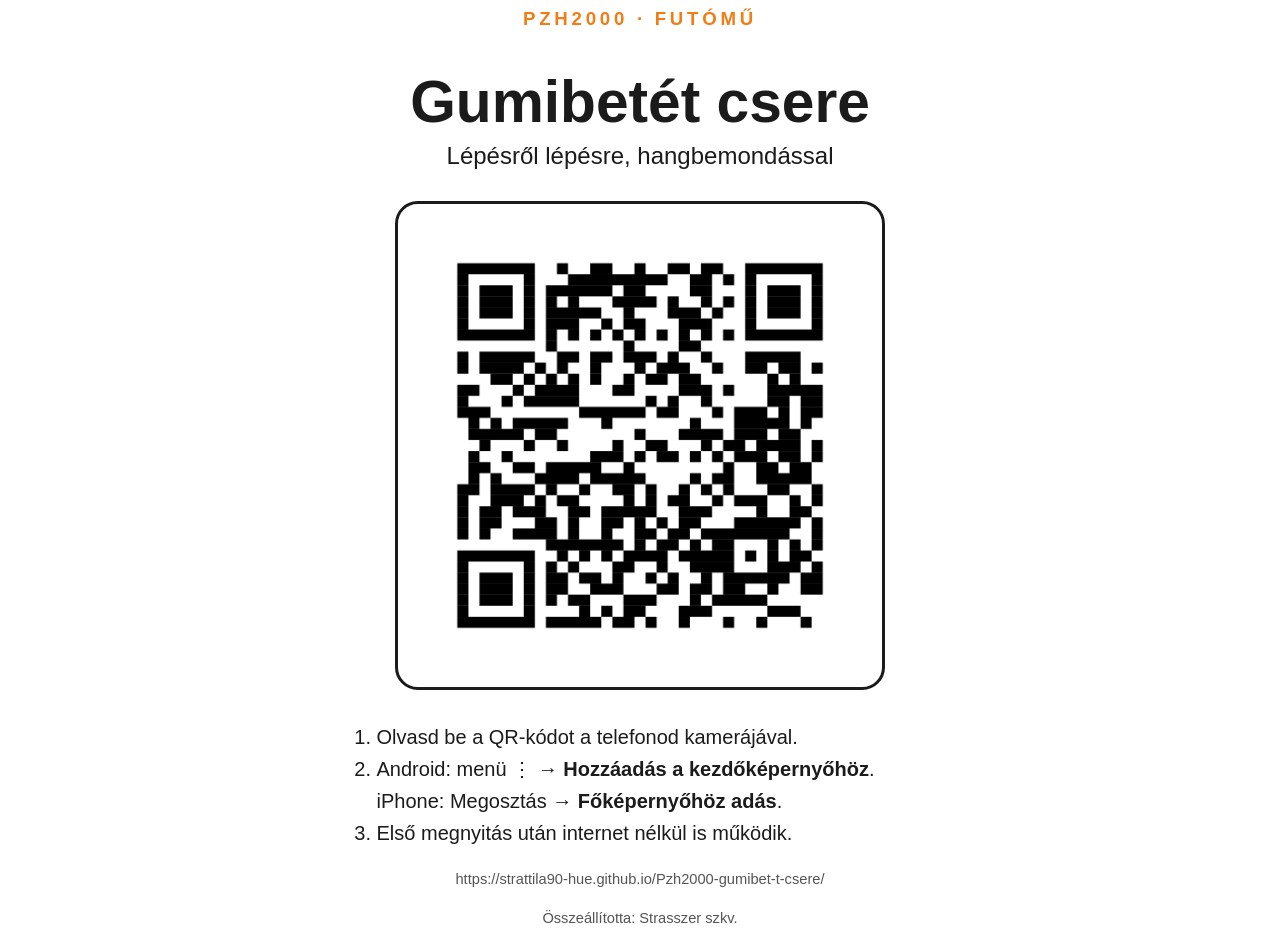
<file: qr/qr-plakat.html>
<!DOCTYPE html><html lang="hu"><head><meta charset="utf-8"><style>@page{size:A4;margin:16mm}body{font-family:Arial,sans-serif;text-align:center;color:#1b1b1b}h1{font-size:44pt;margin:10mm 0 2mm;font-weight:900}.k{font-size:14pt;letter-spacing:.2em;color:#F07D16;font-weight:800}img{width:120mm;margin:8mm auto;display:block;border:3px solid #1b1b1b;padding:4mm;border-radius:6mm}ol{text-align:left;font-size:15pt;line-height:1.6;width:150mm;margin:0 auto}.u{font-size:11pt;color:#555;margin-top:6mm;word-break:break-all}</style></head><body>
<div class="k">PZH2000 · FUTÓMŰ</div><h1>Gumibetét csere</h1><div style="font-size:18pt">Lépésről lépésre, hangbemondással</div>
<img src="[data-uri]">
<ol><li>Olvasd be a QR-kódot a telefonod kamerájával.</li><li>Android: menü ⋮ → <b>Hozzáadás a kezdőképernyőhöz</b>.<br>iPhone: Megosztás → <b>Főképernyőhöz adás</b>.</li><li>Első megnyitás után internet nélkül is működik.</li></ol>
<div class="u">https://strattila90-hue.github.io/Pzh2000-gumibet-t-csere/</div><div class="u">Összeállította: Strasszer szkv.</div></body></html>
</file>
